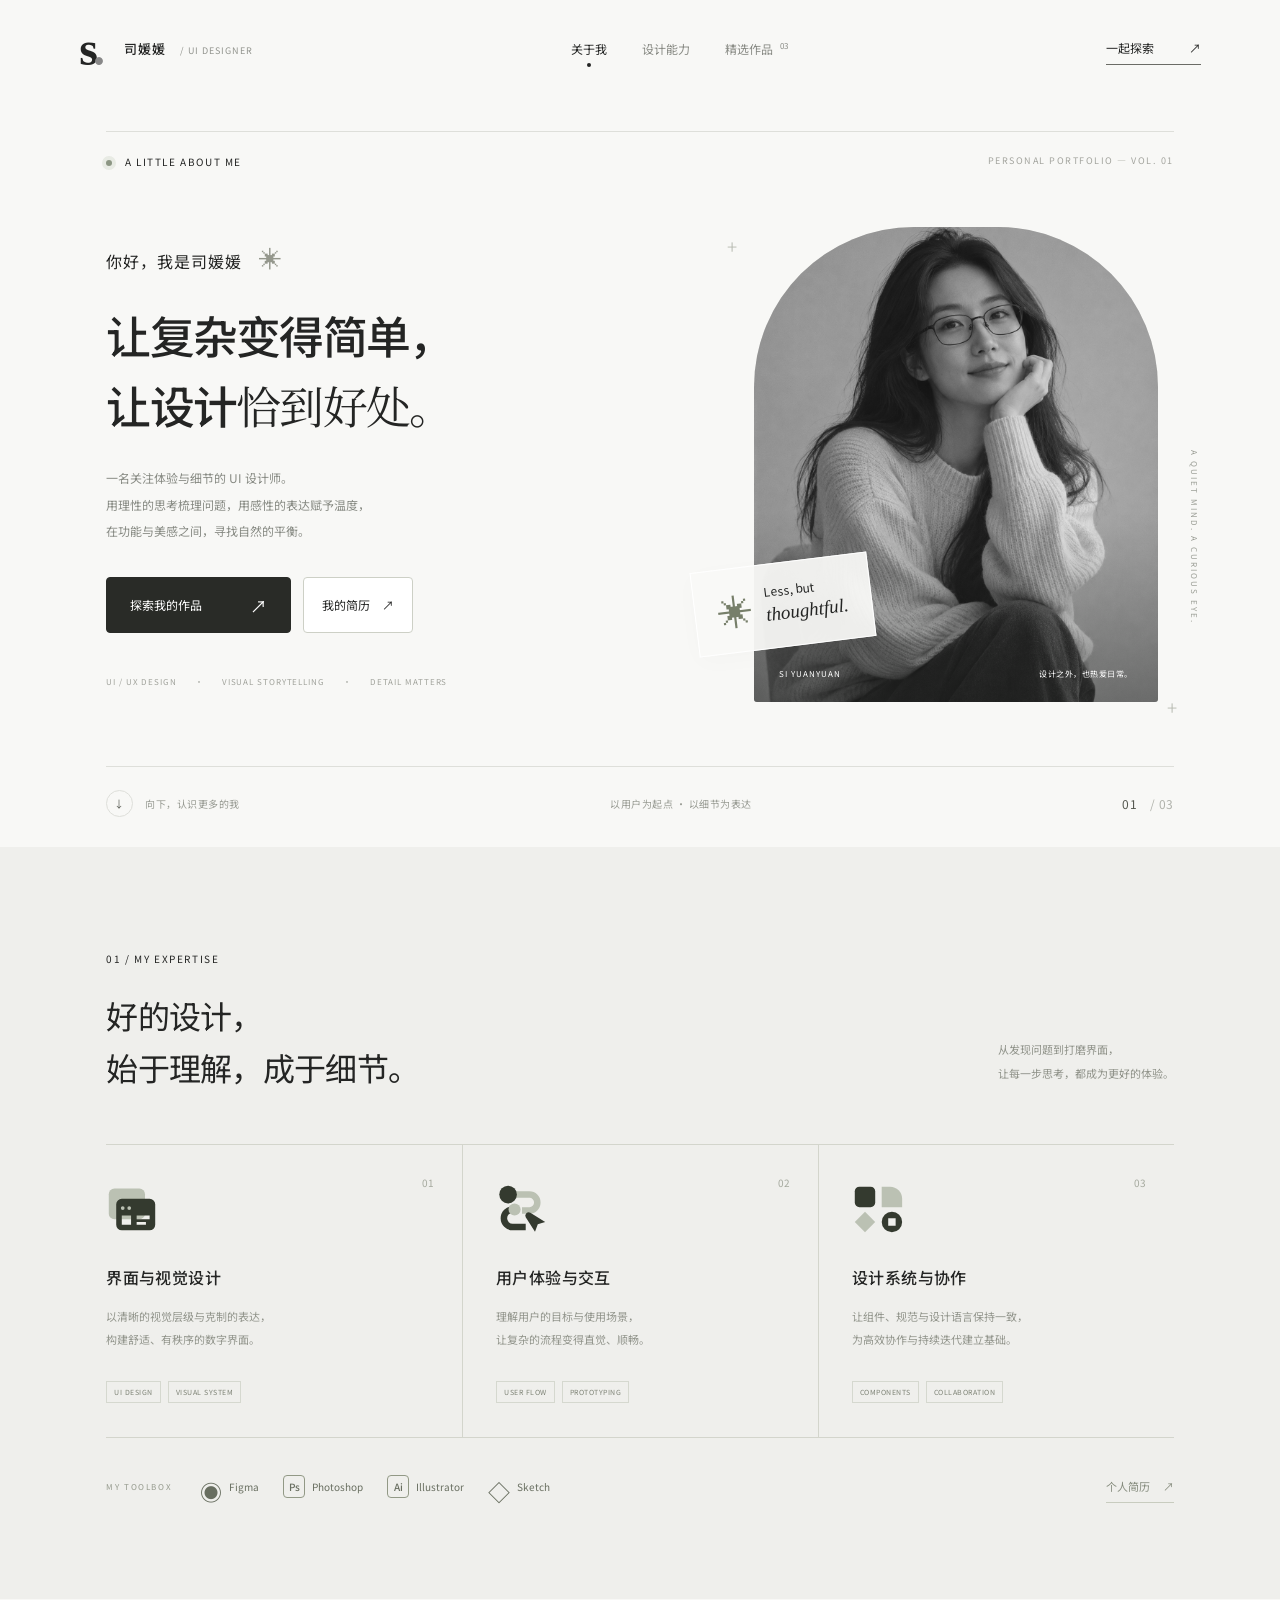
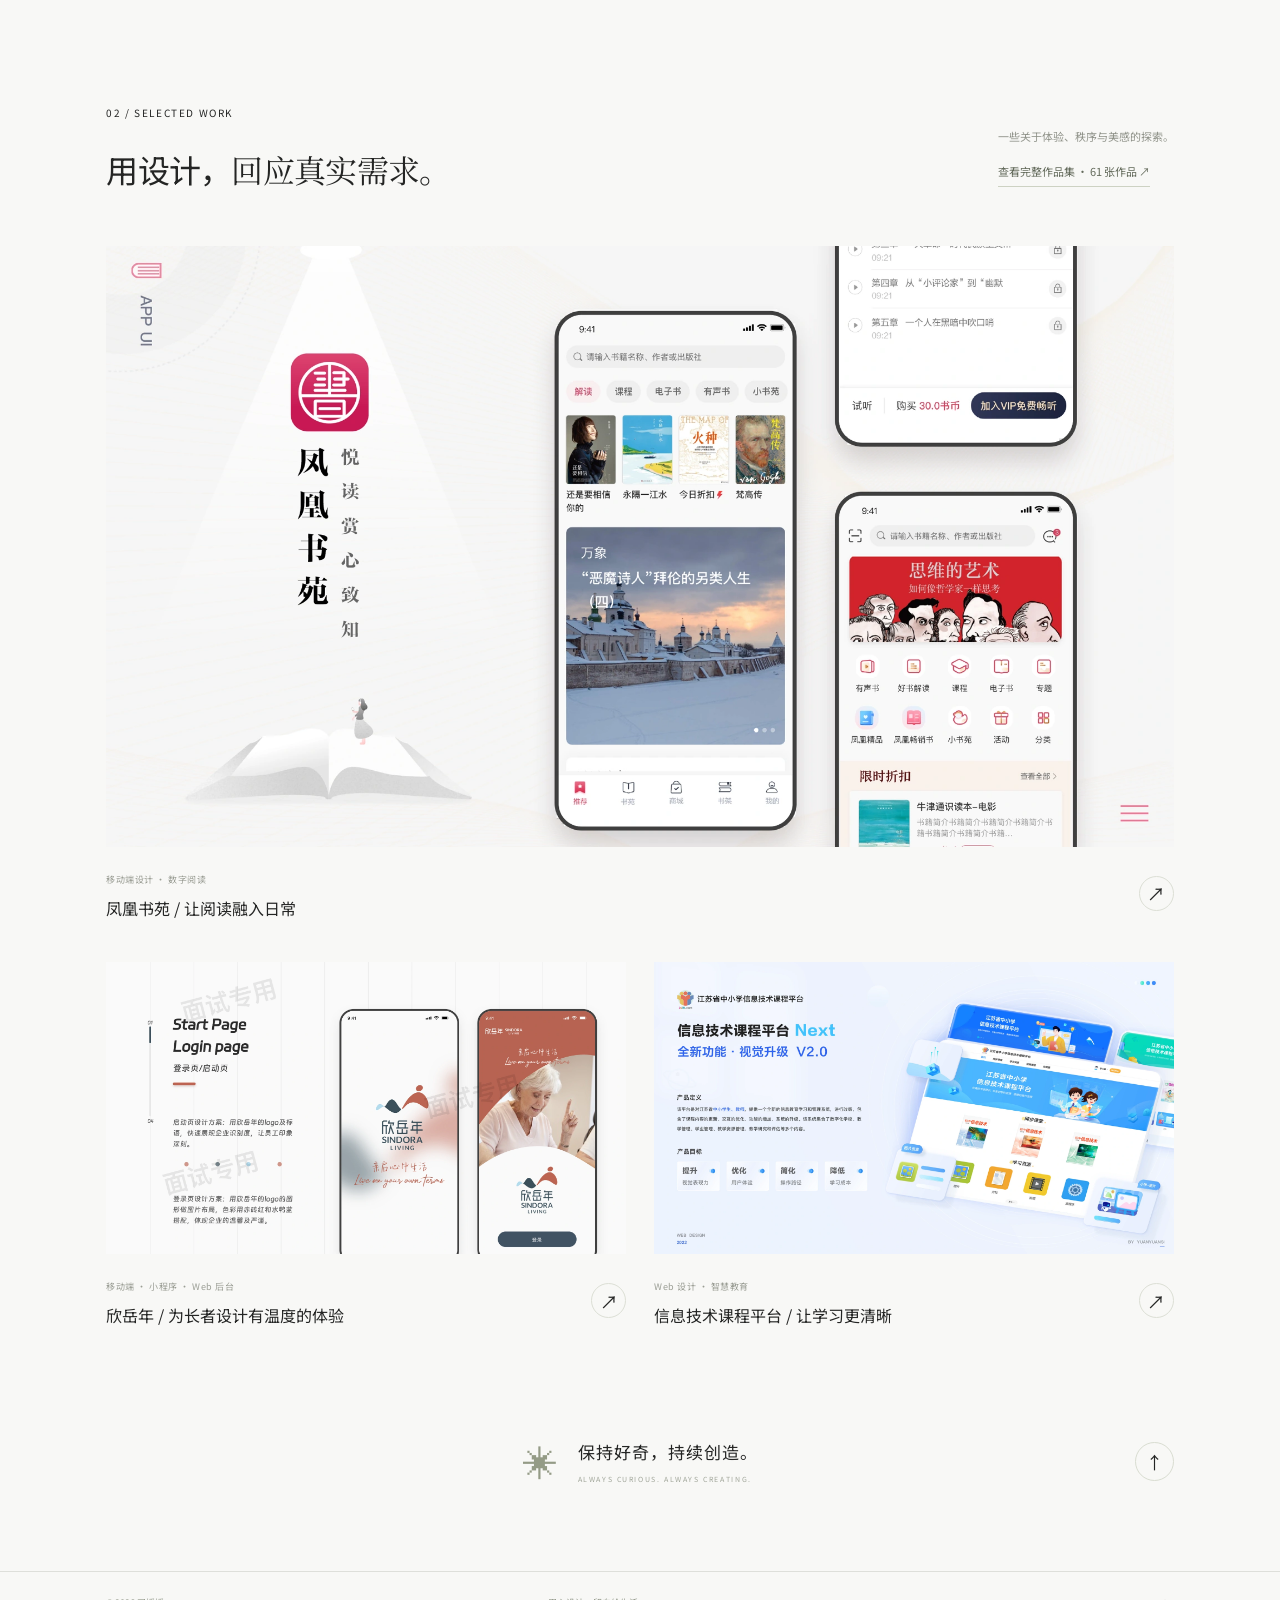
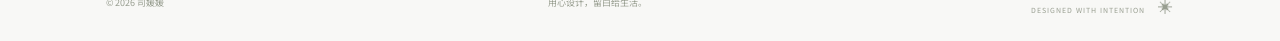
<file: index.html>
<!DOCTYPE html>
<html lang="zh-CN"><head><meta charset="UTF-8"><meta name="viewport" content="width=device-width, initial-scale=1"><meta name="description" content="司媛媛的个人设计空间。关注体验，也在意每一处细节。探索 UI 设计、交互思考与视觉表达。"><meta name="theme-color" content="#f7f7f5"><title>司媛媛 — UI Designer</title><link rel="stylesheet" href="style.css"><script src="app.js" defer></script></head>
<body><header class="header"><a class="brand" href="#home" aria-label="司媛媛 首页">s<span class="brand-dot">.</span><span class="brand-name">司媛媛 <i>/ UI DESIGNER</i></span></a><nav aria-label="主导航"><a href="#home" class="active">关于我</a><a href="#expertise">设计能力</a><a href="#work">精选作品 <sup>03</sup></a></nav><a href="#work" class="nav-cta">一起探索 <span>↗</span></a></header>
<main><section id="home" class="hero section"><div class="hero-top"><span class="eyebrow"><span class="status-dot"></span> A LITTLE ABOUT ME</span><span class="edition">PERSONAL PORTFOLIO — VOL. 01</span></div><div class="hero-grid"><div class="hero-copy"><p class="hello">你好，我是司媛媛 <span class="hello-mark">✳</span></p><h1>让复杂变得简单，<br>让设计<span class="serif">恰到好处。</span></h1><p class="hero-description">一名关注体验与细节的 UI 设计师。<br>用理性的思考梳理问题，用感性的表达赋予温度，<br>在功能与美感之间，寻找自然的平衡。</p><div class="hero-actions"><a class="primary-button" href="portfolio.html">探索我的作品 <span>↗</span></a><a class="hero-resume-button" href="resume.html">我的简历 <span aria-hidden="true">↗</span></a></div><div class="hero-tags"><span>UI / UX DESIGN</span><span>VISUAL STORYTELLING</span><span>DETAIL MATTERS</span></div></div><div class="portrait-wrap"><div class="portrait-cross cross-one">+</div><div class="portrait-cross cross-two">+</div><div class="portrait-frame"><img src="assets/portrait.png" alt="生成的个人形象：长发、戴眼镜的文静女生" width="1024" height="1280" fetchpriority="high"><div class="portrait-caption"><span>SI YUANYUAN</span><span>设计之外，也热爱日常。</span></div></div><div class="portrait-note"><span class="note-star">✳</span><span>Less, but<br><em>thoughtful.</em></span></div><span class="portrait-side">A QUIET MIND. A CURIOUS EYE.</span></div></div><div class="hero-bottom"><a href="#expertise" class="scroll-cue"><span>↓</span> 向下，认识更多的我</a><span>以用户为起点 · 以细节为表达</span><span class="section-counter">01 <i>/ 03</i></span></div></section>
<section id="expertise" class="expertise section"><div class="section-heading"><div><span class="eyebrow">01 / MY EXPERTISE</span><h2>好的设计，<br>始于理解，成于细节。</h2></div><p class="section-intro">从发现问题到打磨界面，<br>让每一步思考，都成为更好的体验。</p></div><div class="skills-grid"><article class="skill"><span class="skill-num">01</span><div class="skill-icon skill-icon-solid"><svg viewBox="0 0 56 56" fill="none" aria-hidden="true"><rect x="3" y="6" width="39" height="33" rx="6" fill="#BBC1B3"/><path fill-rule="evenodd" clip-rule="evenodd" d="M17 17a6 6 0 0 0-6 6v22a6 6 0 0 0 6 6h30a6 6 0 0 0 6-6V23a6 6 0 0 0-6-6H17Zm1 8a2 2 0 1 0 0 4 2 2 0 0 0 0-4Zm7 0a2 2 0 1 0 0 4 2 2 0 0 0 0-4Zm-8 10v10h10V35H17Zm16 0v4h14v-4H33Zm0 7v3h10v-3H33Z" fill="#343A2F"/></svg></div><h3>界面与视觉设计</h3><p>以清晰的视觉层级与克制的表达，<br>构建舒适、有秩序的数字界面。</p><div class="skill-tags"><span>UI DESIGN</span><span>VISUAL SYSTEM</span></div></article><article class="skill"><span class="skill-num">02</span><div class="skill-icon skill-icon-solid"><svg viewBox="0 0 56 56" fill="none" aria-hidden="true"><path d="M17 9h19a12 12 0 0 1 0 24h-8v-7h8a5 5 0 0 0 0-10H17V9Z" fill="#BBC1B3"/><circle cx="13" cy="12.5" r="9.5" fill="#343A2F"/><path d="M19 25h-1A13 13 0 0 0 5 38a13 13 0 0 0 13 13h14v-7H18a6 6 0 0 1-6-6 6 6 0 0 1 6-6h1v-7Z" fill="#343A2F"/><path d="m37 32 16 10-8 2.5-3 8L32 37a3.7 3.7 0 0 1 5-5Z" fill="#343A2F"/><circle cx="20" cy="28.5" r="6.5" fill="#BBC1B3"/></svg></div><h3>用户体验与交互</h3><p>理解用户的目标与使用场景，<br>让复杂的流程变得直觉、顺畅。</p><div class="skill-tags"><span>USER FLOW</span><span>PROTOTYPING</span></div></article><article class="skill"><span class="skill-num">03</span><div class="skill-icon skill-icon-solid"><svg viewBox="0 0 56 56" fill="none" aria-hidden="true"><rect x="3" y="4" width="22" height="22" rx="5" fill="#343A2F"/><path d="M32 4h9a13 13 0 0 1 13 13v9H32V4Z" fill="#BBC1B3"/><path d="m14 31 11 11-11 11L3 42l11-11Z" fill="#BBC1B3"/><path fill-rule="evenodd" clip-rule="evenodd" d="M43 31a11 11 0 1 0 0 22 11 11 0 0 0 0-22Zm-4 7h8v8h-8v-8Z" fill="#343A2F"/></svg></div><h3>设计系统与协作</h3><p>让组件、规范与设计语言保持一致，<br>为高效协作与持续迭代建立基础。</p><div class="skill-tags"><span>COMPONENTS</span><span>COLLABORATION</span></div></article></div><div class="expertise-bottom"><div class="toolbox"><span class="small-label">MY TOOLBOX</span><span class="tool"><b class="figma-logo">◉</b> Figma</span><span class="tool"><b>Ps</b> Photoshop</span><span class="tool"><b>Ai</b> Illustrator</span><span class="tool"><b class="sketch-logo">◇</b> Sketch</span></div><a class="resume-button" href="resume.html">个人简历 <span>↗</span></a></div></section>
<section id="work" class="work section"><div class="section-heading"><div><span class="eyebrow">02 / SELECTED WORK</span><h2>用设计，<span class="serif">回应真实需求。</span></h2></div><p class="section-intro">一些关于体验、秩序与美感的探索。<br><a class="all-work-link" href="portfolio.html">查看完整作品集 · 61 张作品 ↗</a></p></div><div class="projects"><a class="project actual-project project-wide" href="portfolio.html#book" aria-label="查看凤凰书苑项目"><div class="project-art"><img src="assets/portfolio/10.webp" width="1920" height="1080" loading="lazy" alt="凤凰书苑项目第一页"></div><div class="project-caption"><div><span class="project-type">移动端设计 · 数字阅读</span><h3>凤凰书苑 / 让阅读融入日常</h3></div><span class="project-arrow">↗</span></div></a><a class="project actual-project project-page-preview" href="portfolio.html#sindora" aria-label="查看欣岳年项目"><div class="project-art"><img src="assets/portfolio/05.webp" width="1920" height="7183" loading="lazy" alt="欣岳年项目第三页"></div><div class="project-caption"><div><span class="project-type">移动端 · 小程序 · Web 后台</span><h3>欣岳年 / 为长者设计有温度的体验</h3></div><span class="project-arrow">↗</span></div></a><a class="project actual-project " href="portfolio.html#information" aria-label="查看信息技术课程平台 / 让学习更清晰"><div class="project-art"><img src="assets/portfolio/33.webp" width="1920" height="1080" loading="lazy" alt="信息技术课程平台 / 让学习更清晰项目作品封面"></div><div class="project-caption"><div><span class="project-type">Web 设计 · 智慧教育</span><h3>信息技术课程平台 / 让学习更清晰</h3></div><span class="project-arrow">↗</span></div></a></div><div class="work-end"><span class="end-star">✳</span><p>保持好奇，持续创造。<small>ALWAYS CURIOUS. ALWAYS CREATING.</small></p><a href="#home" aria-label="返回顶部">↑</a></div></section></main><footer><span>© <span id="year">2026</span> 司媛媛</span><span>用心设计，留白给生活。</span><span>DESIGNED WITH INTENTION <span class="footer-star">✳</span></span></footer>
<dialog id="project-dialog"><div class="dialog-top"><span class="eyebrow">PROJECT PREVIEW</span><button class="close-dialog" aria-label="关闭项目详情">×</button></div><div id="dialog-art"></div><span class="dialog-label">概念展示 / 非真实项目经历</span><h2 id="dialog-title"></h2><p id="dialog-description"></p><div id="dialog-tags"></div><div class="dialog-notice">此处已预留项目详情结构，后续可替换为你的真实项目介绍、设计过程与最终成果。</div><button class="dialog-done">返回作品集 ↗</button></dialog></body></html>
</file>
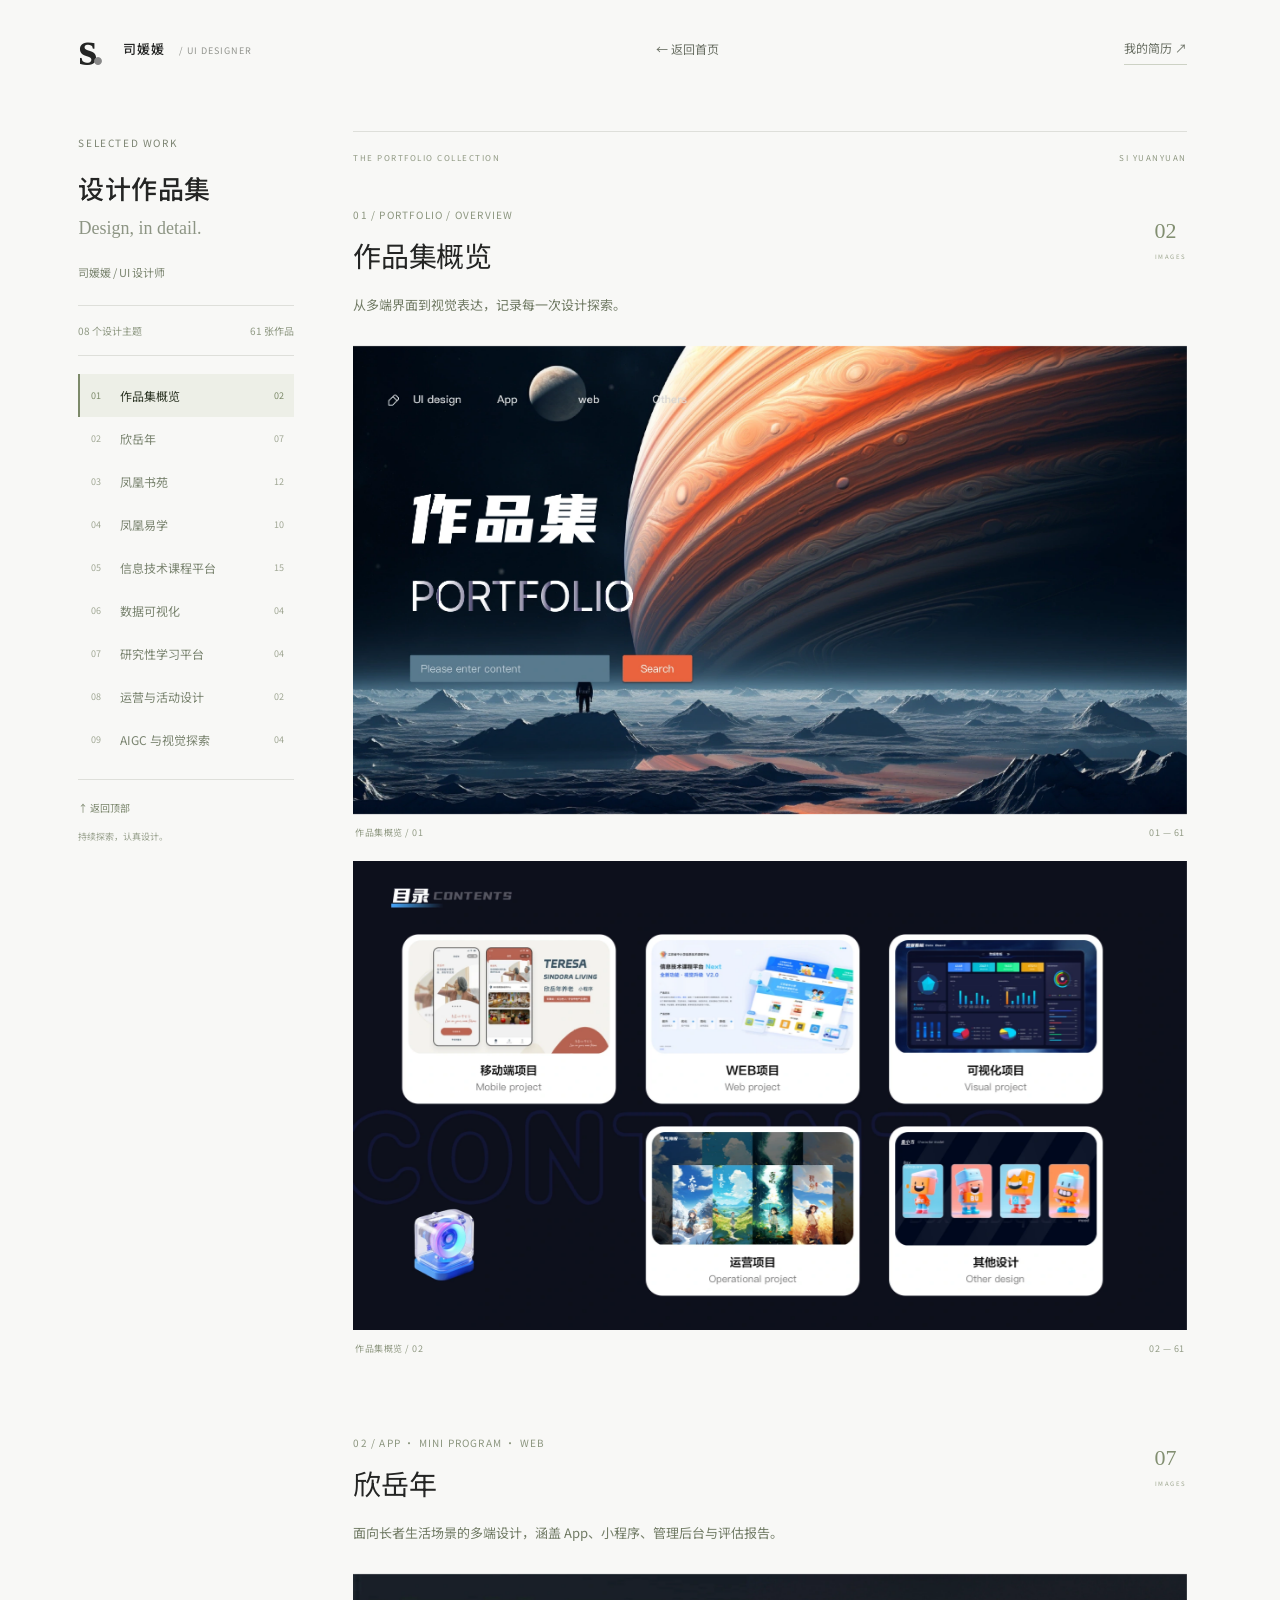
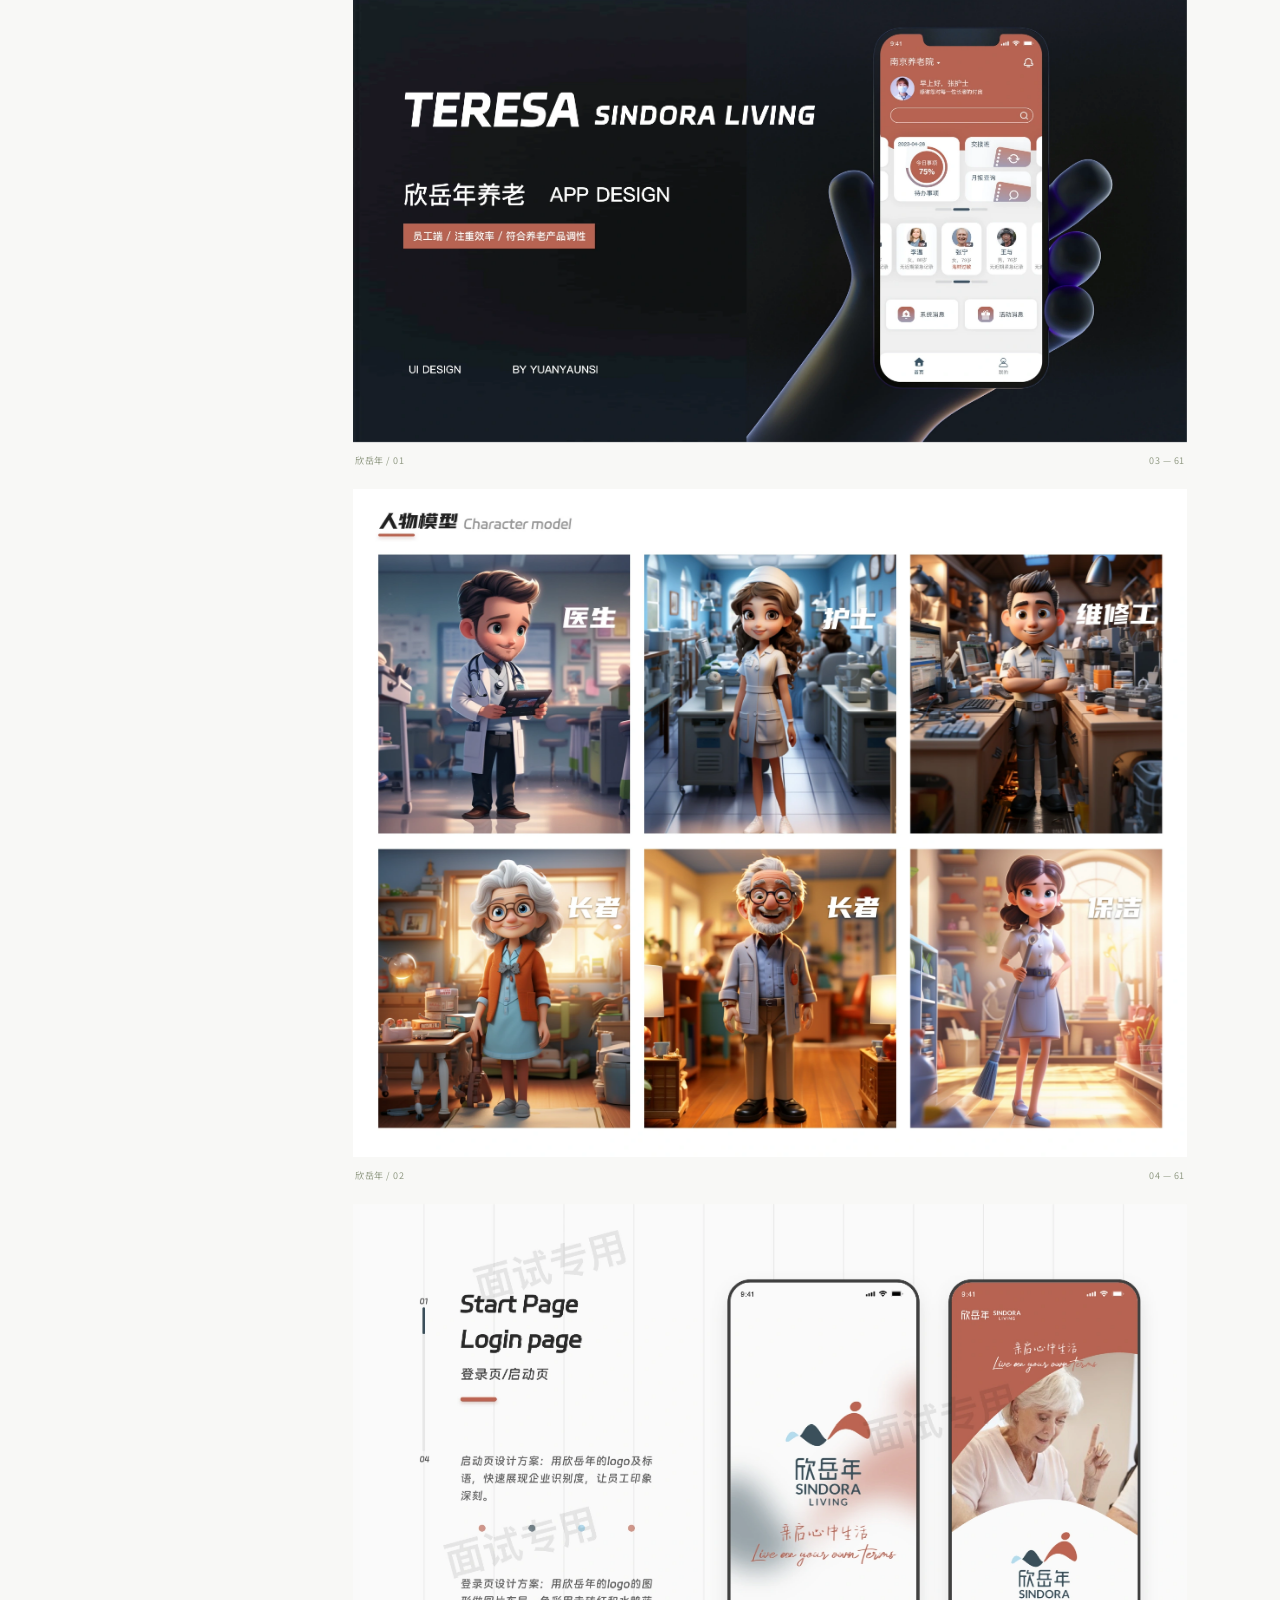
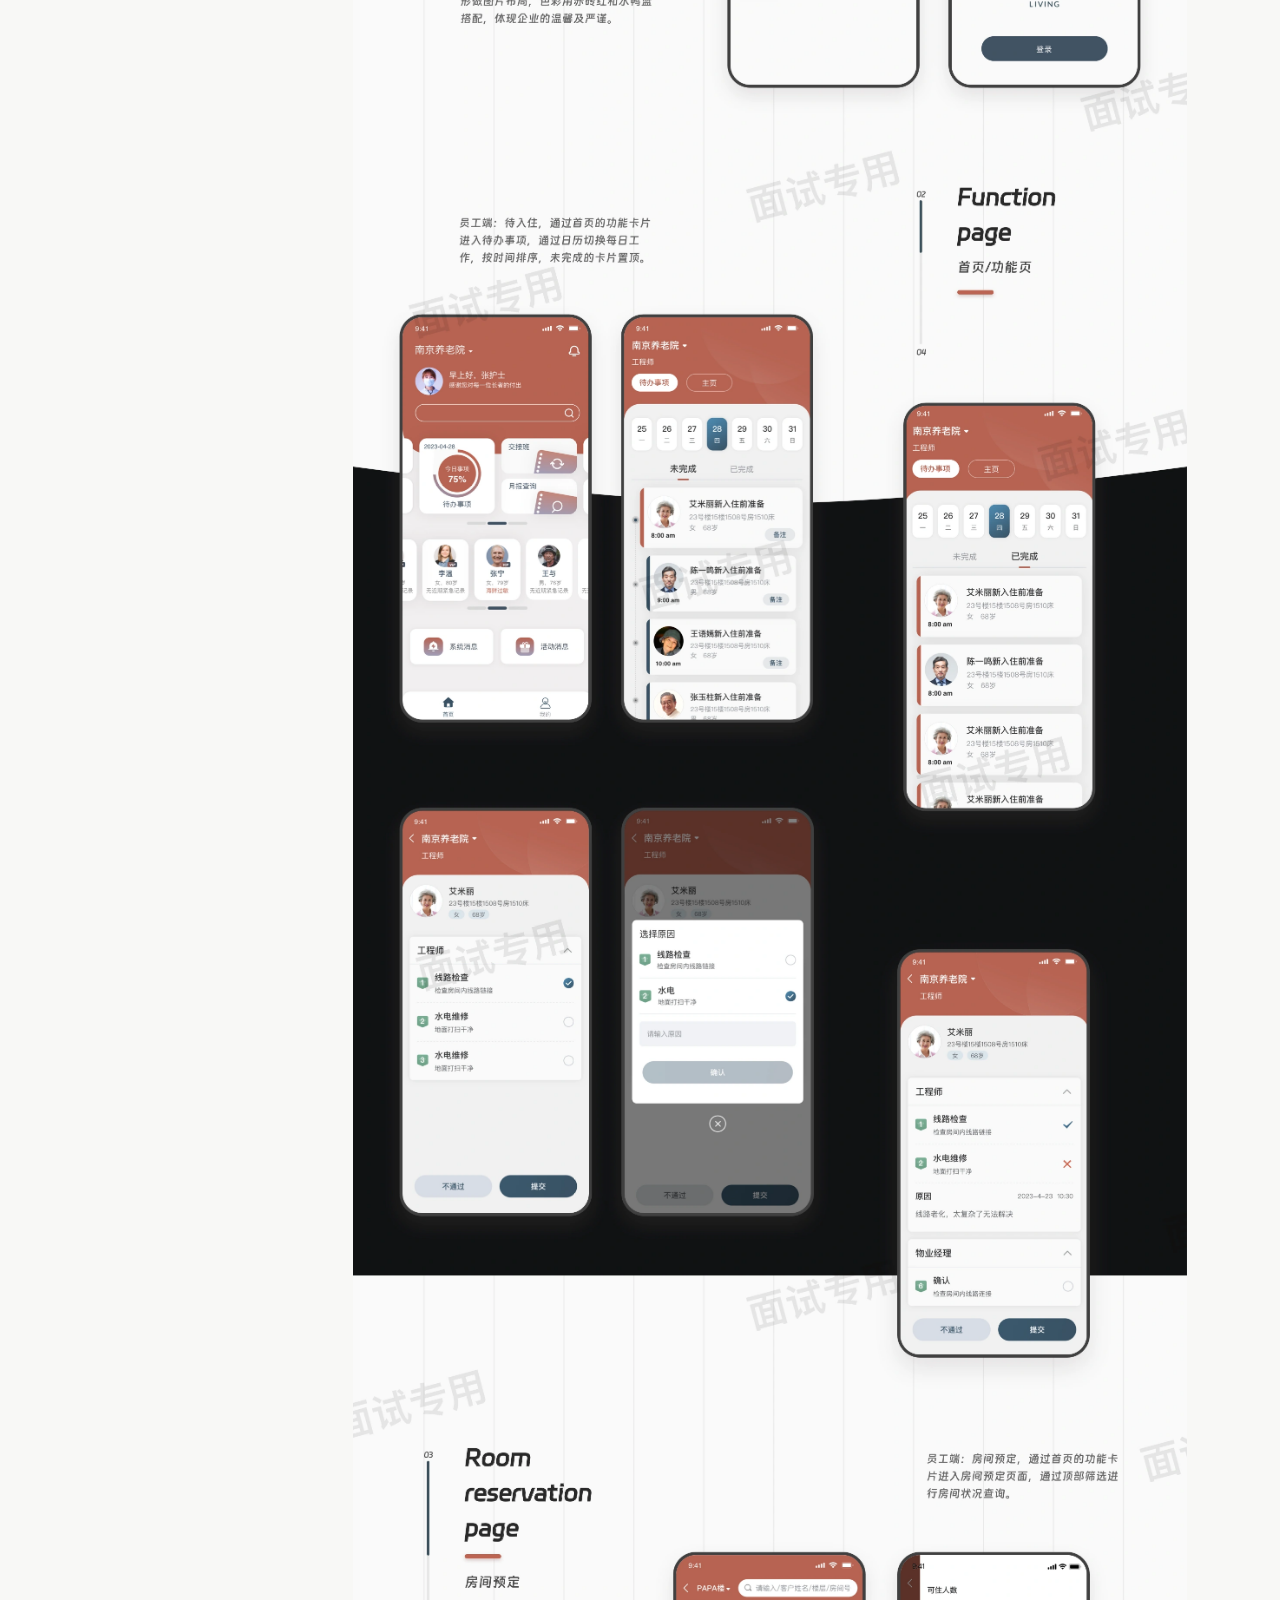
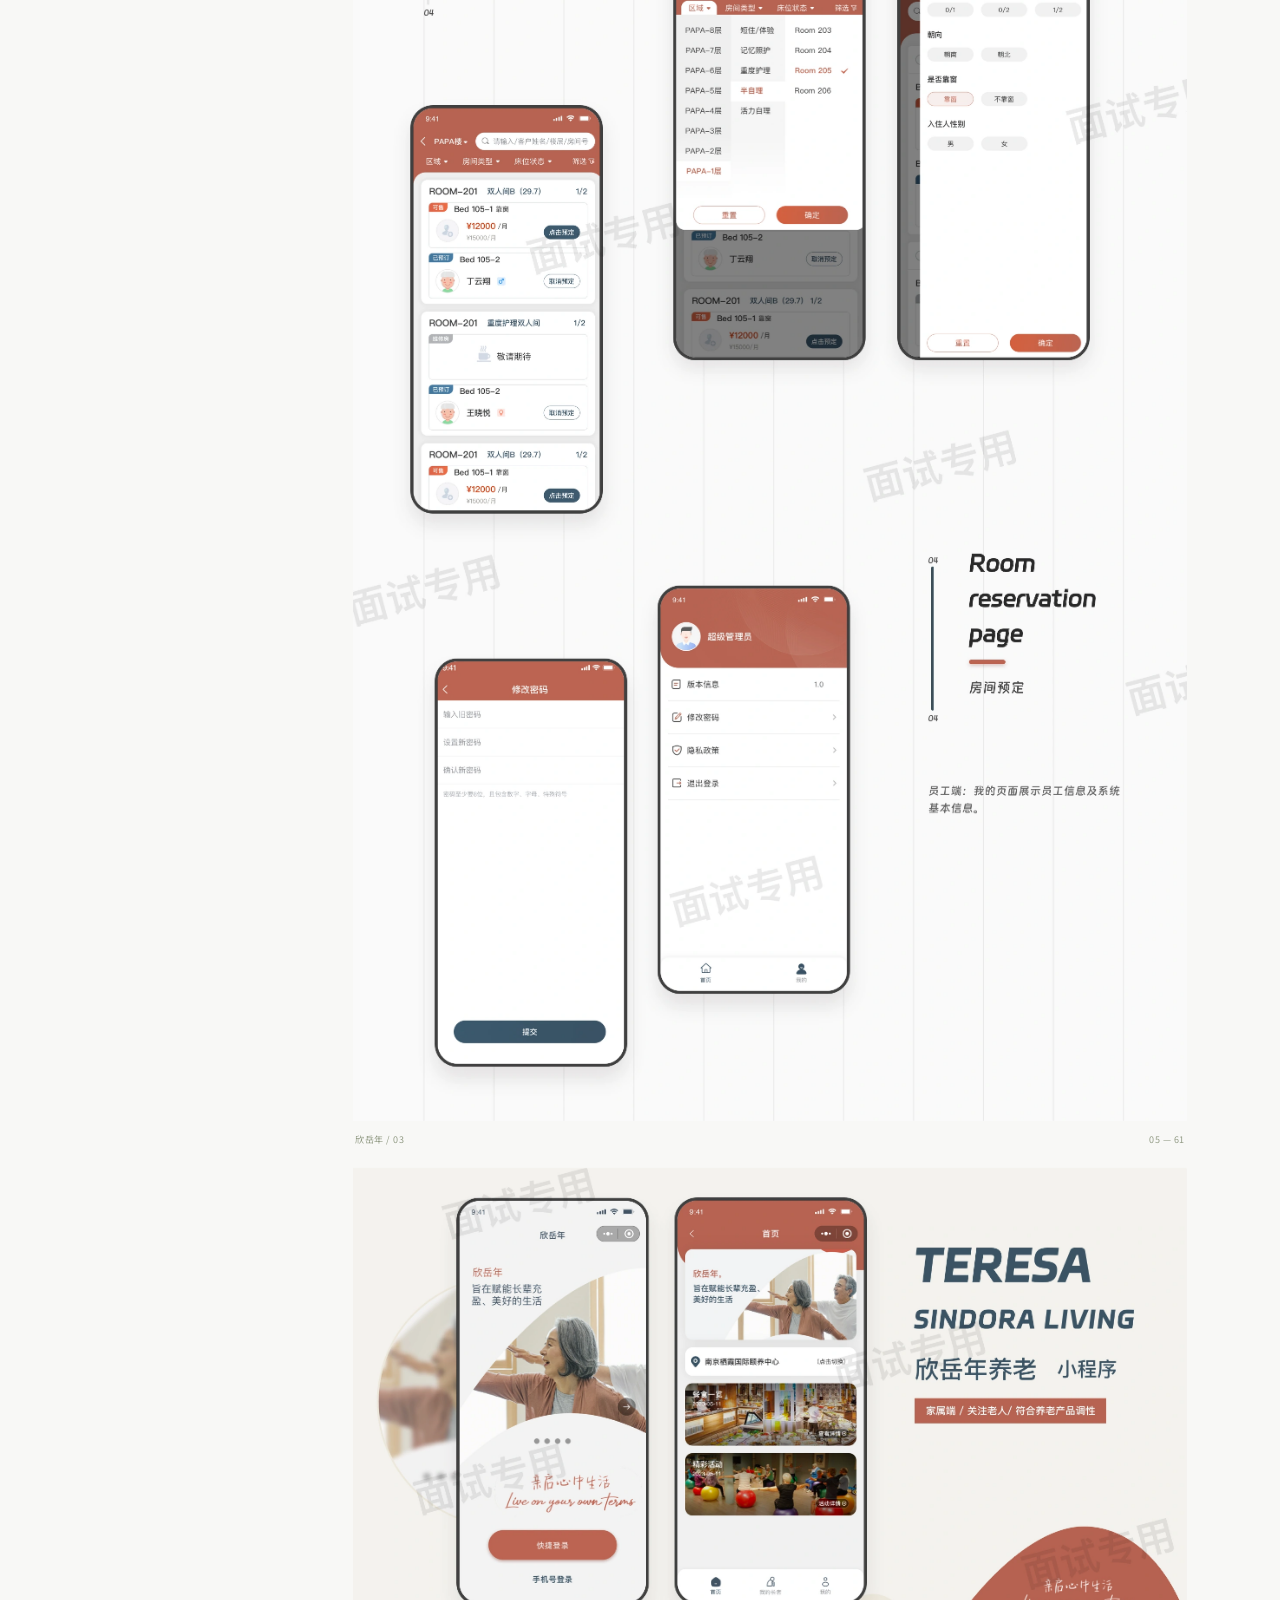
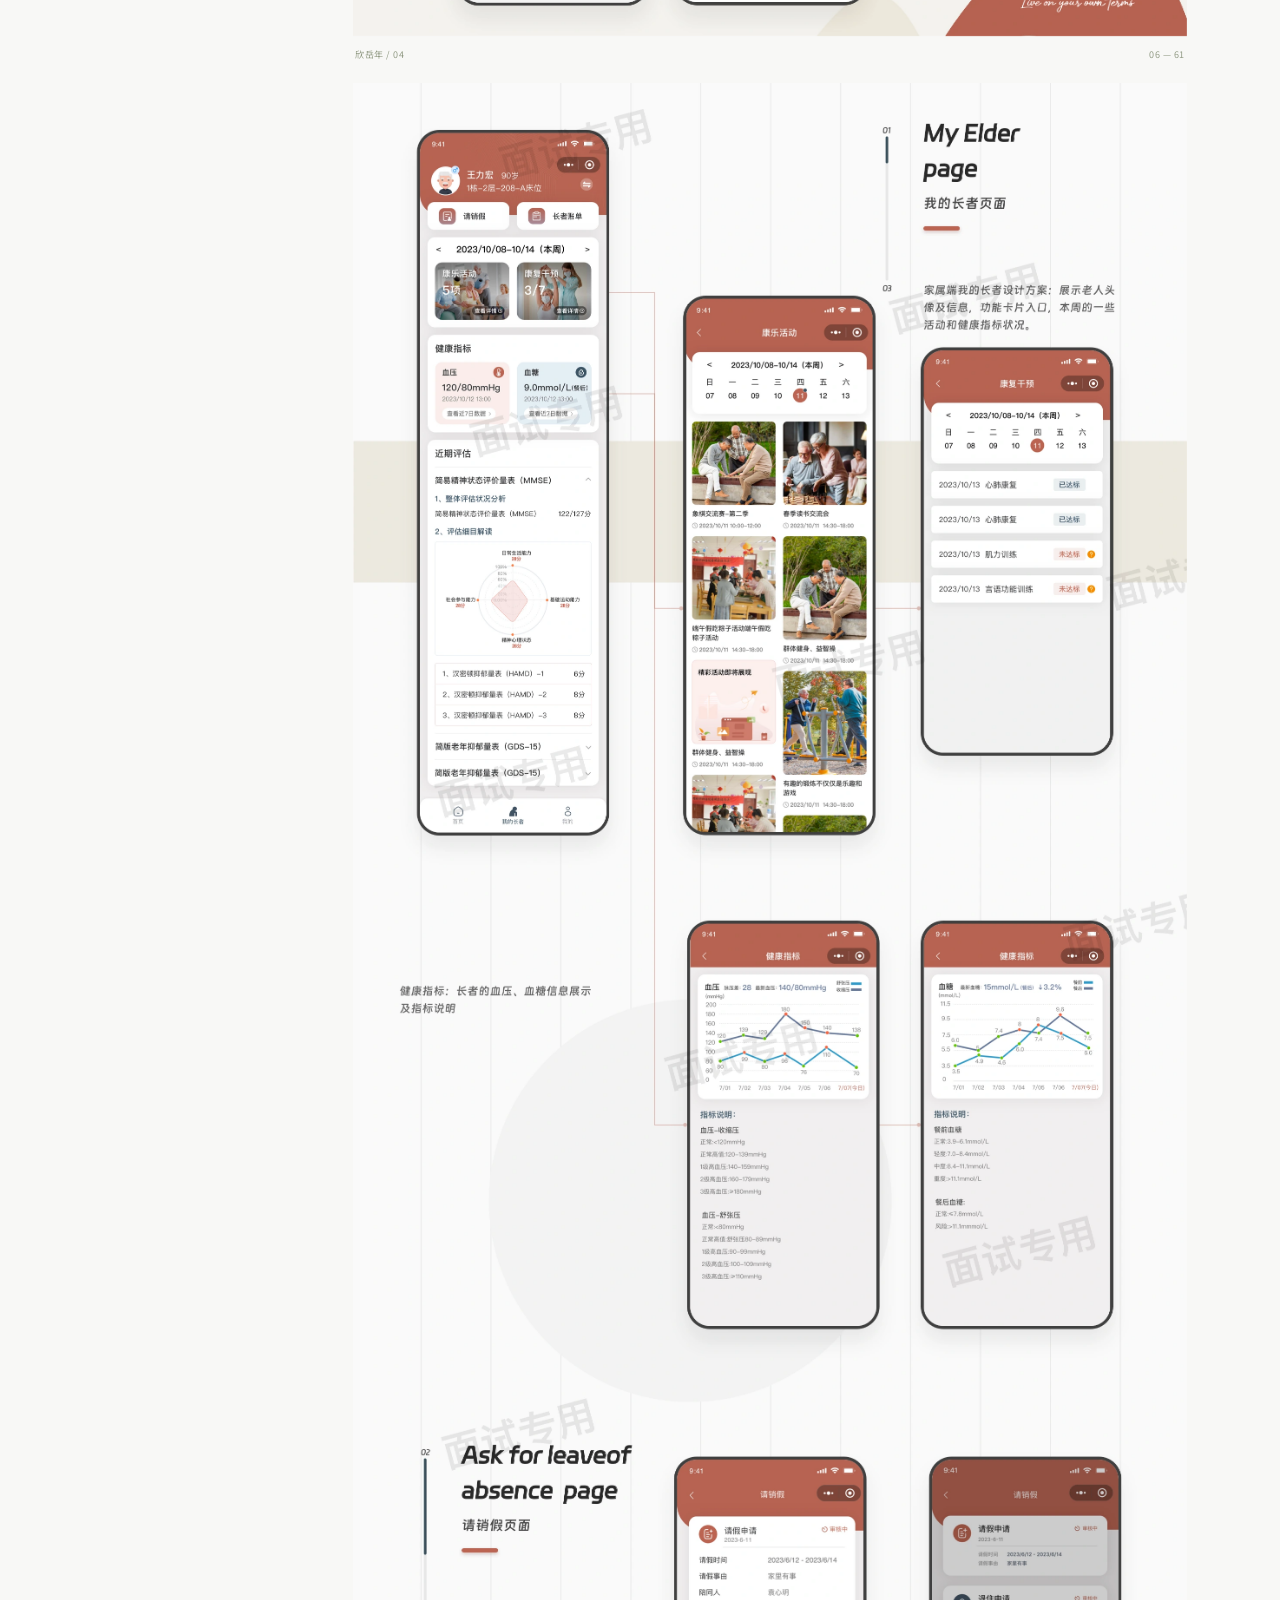
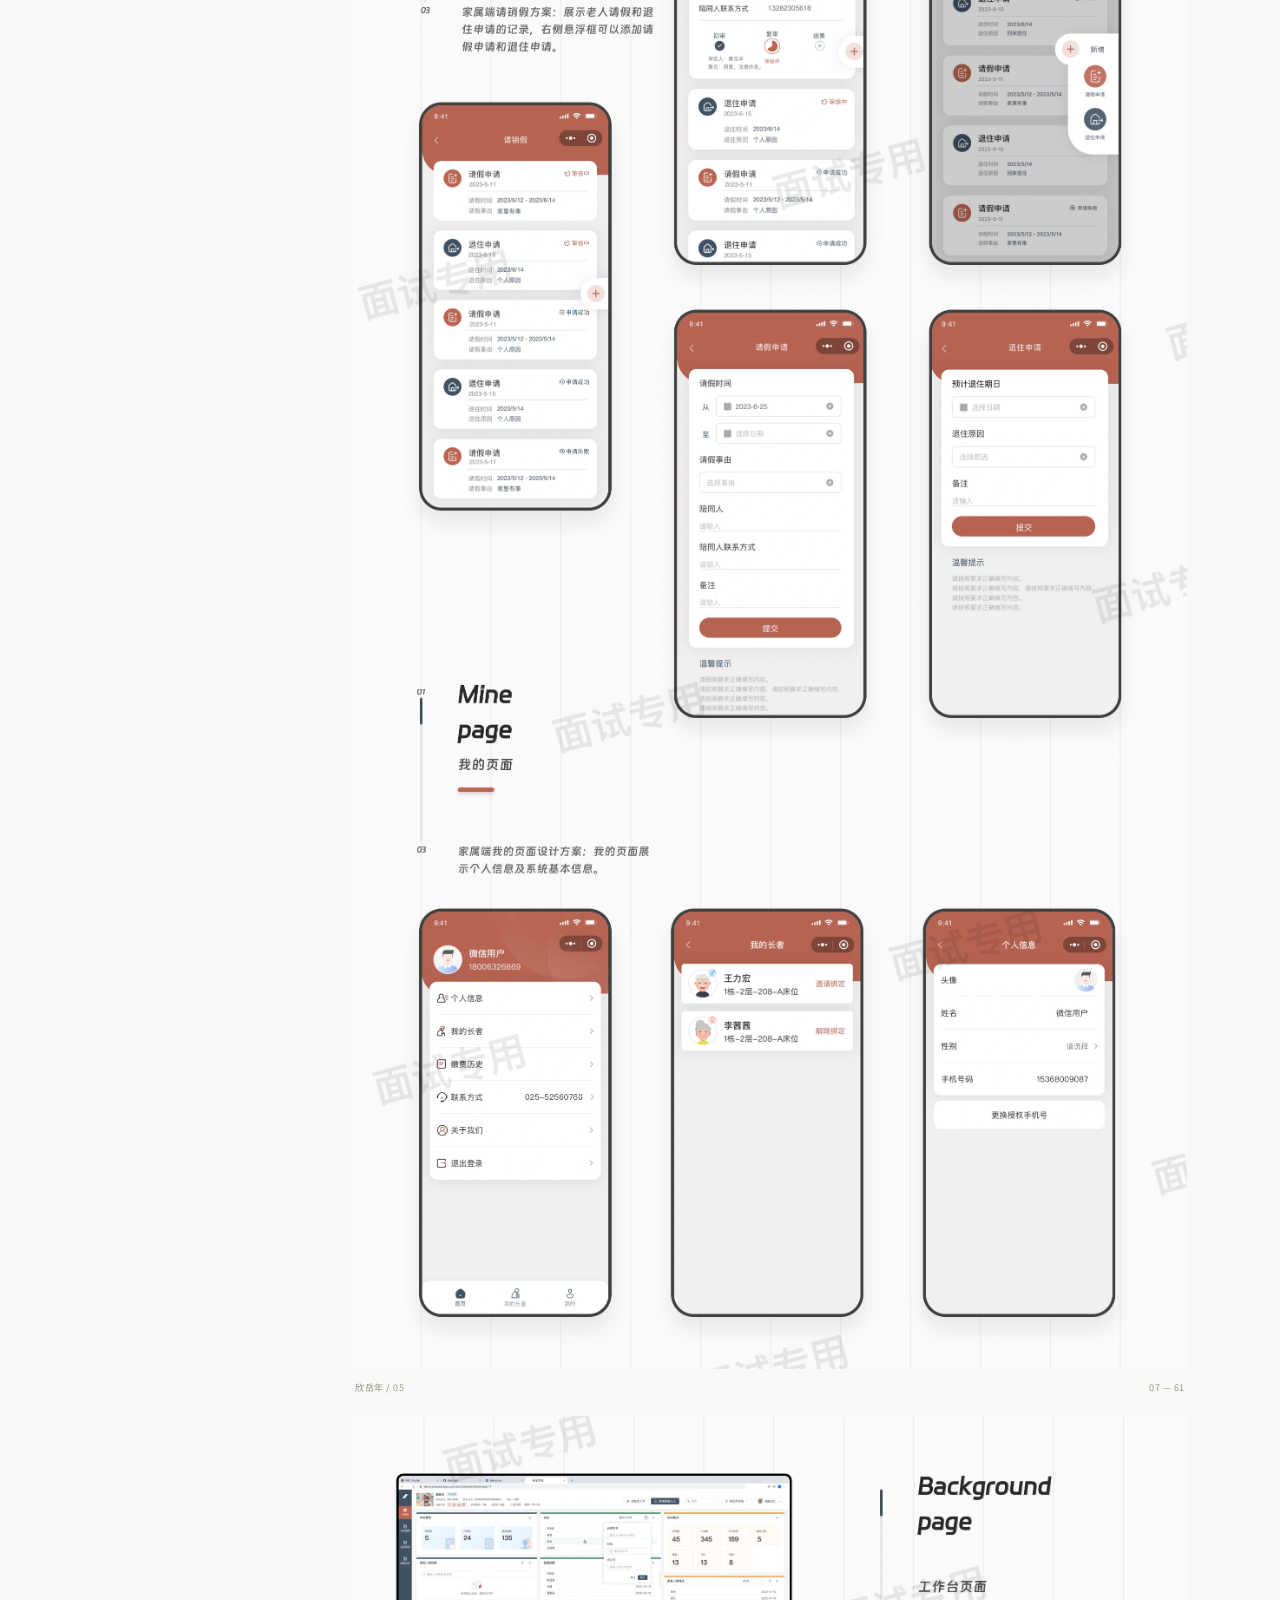
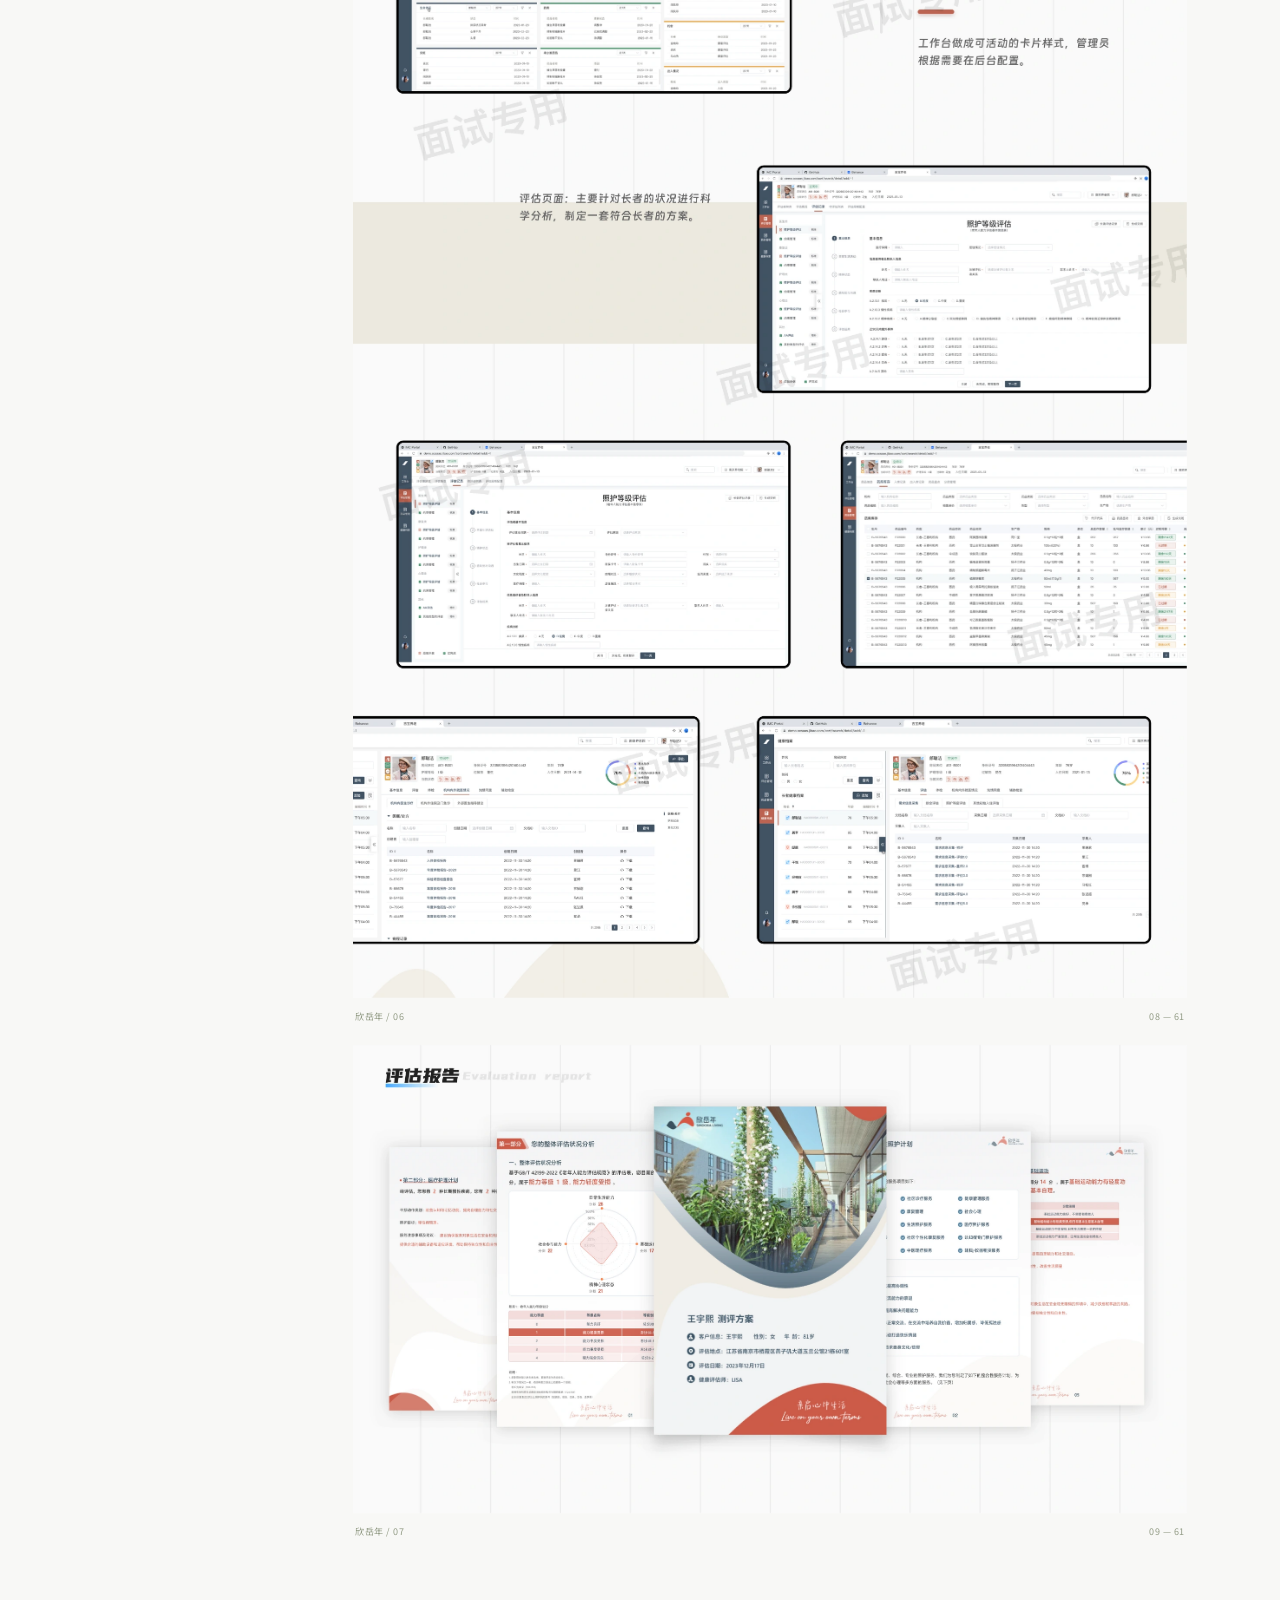
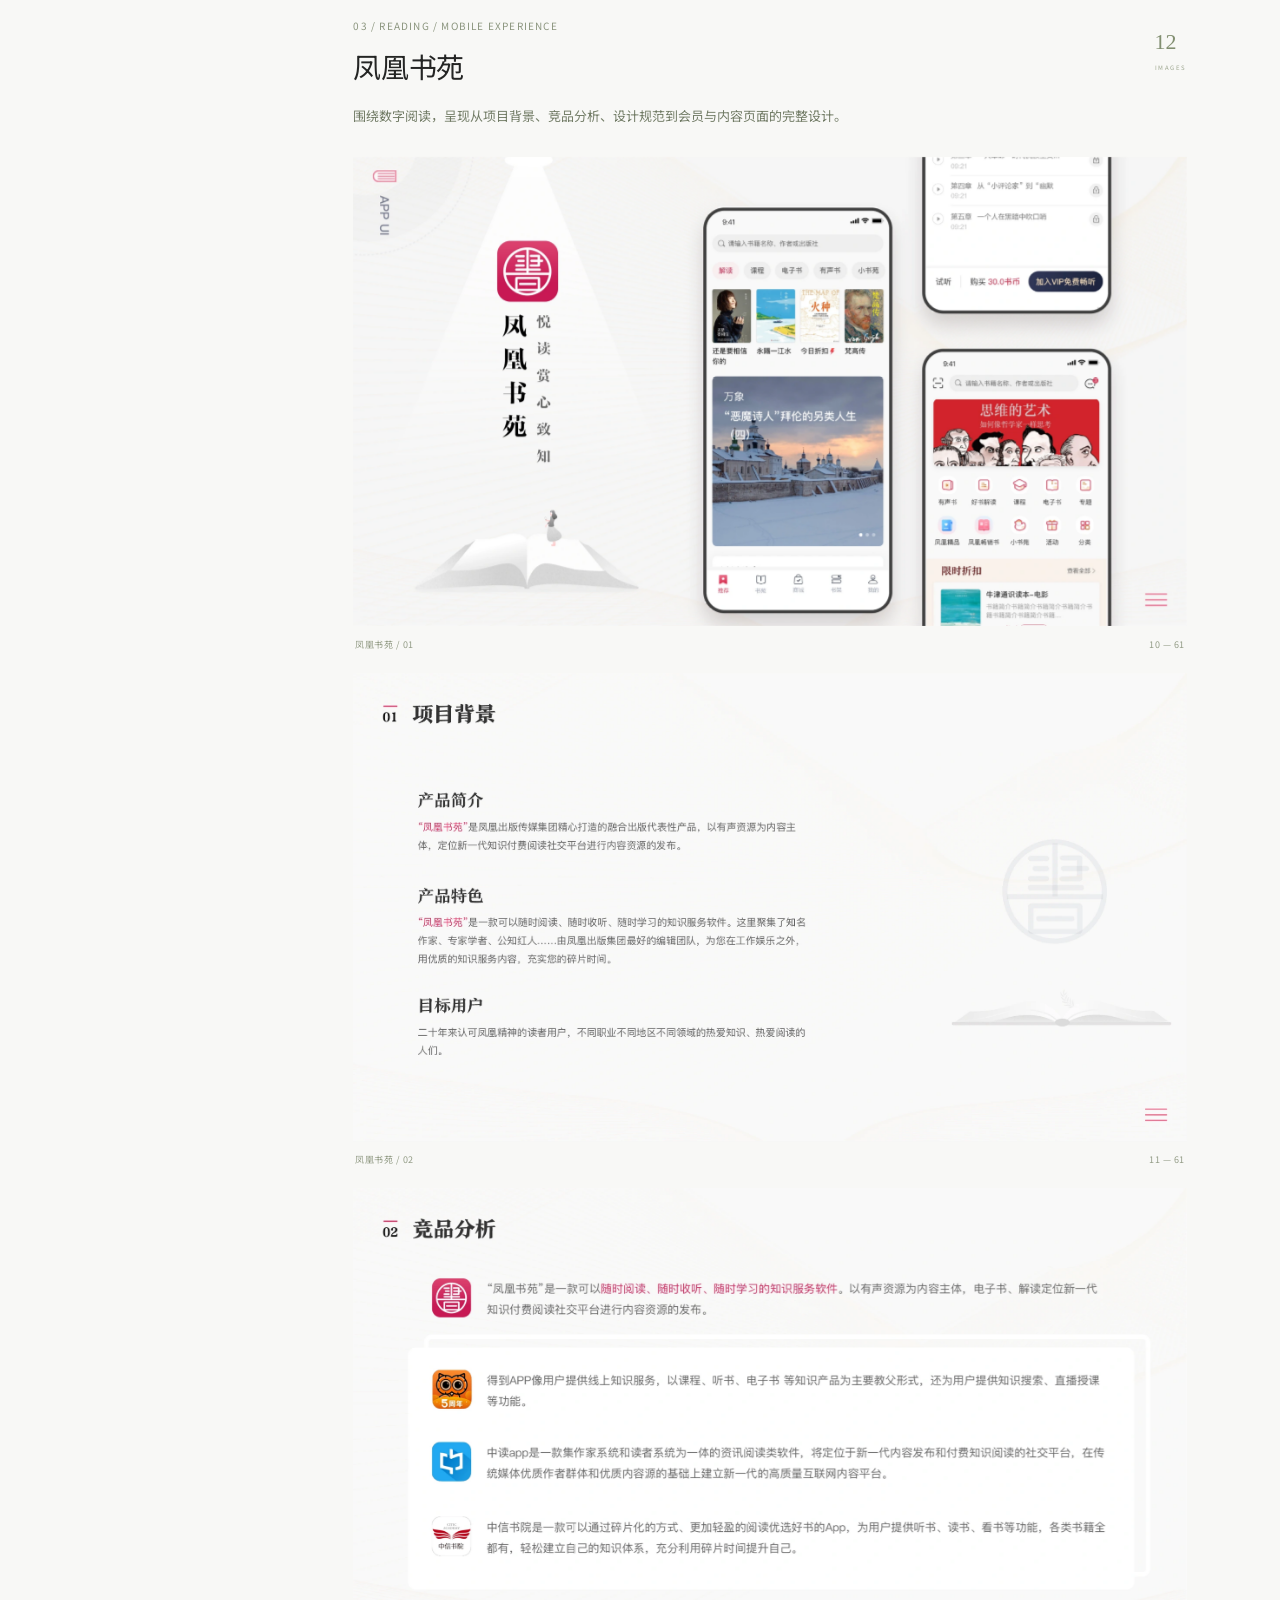
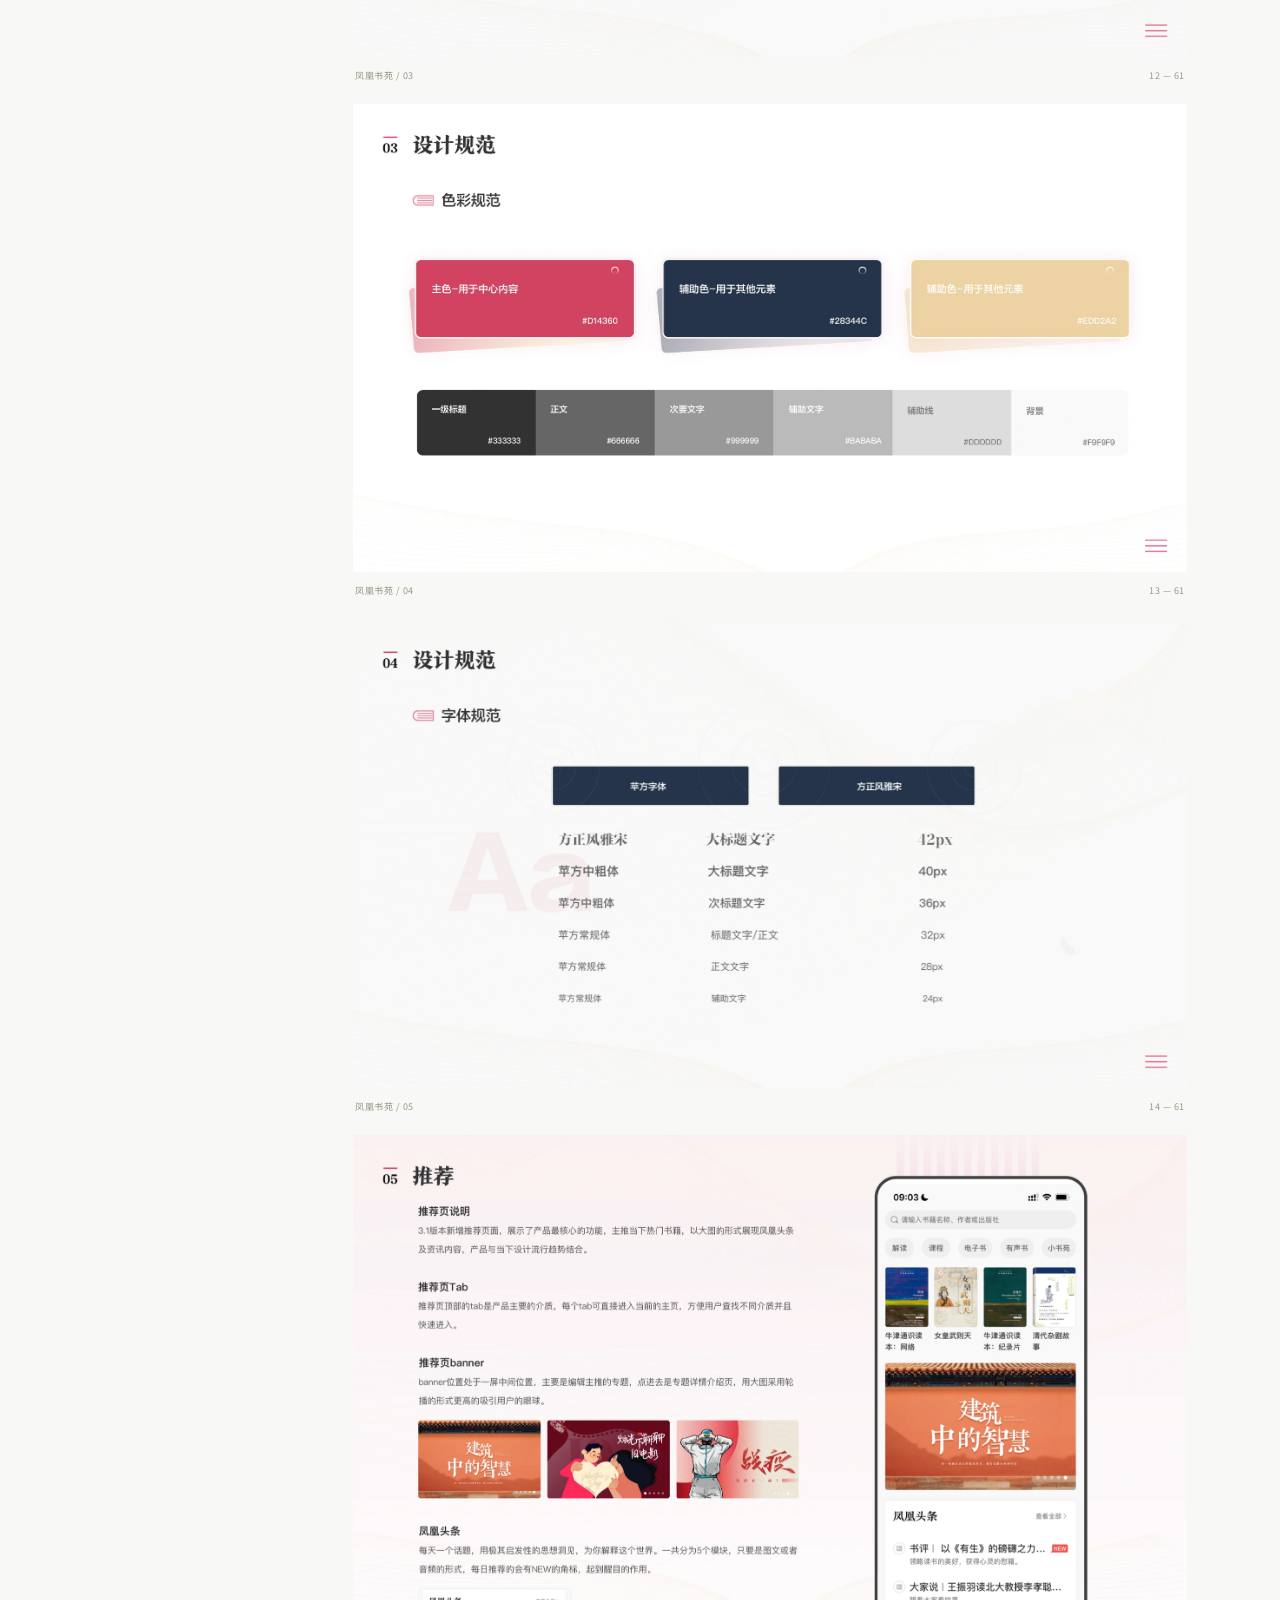
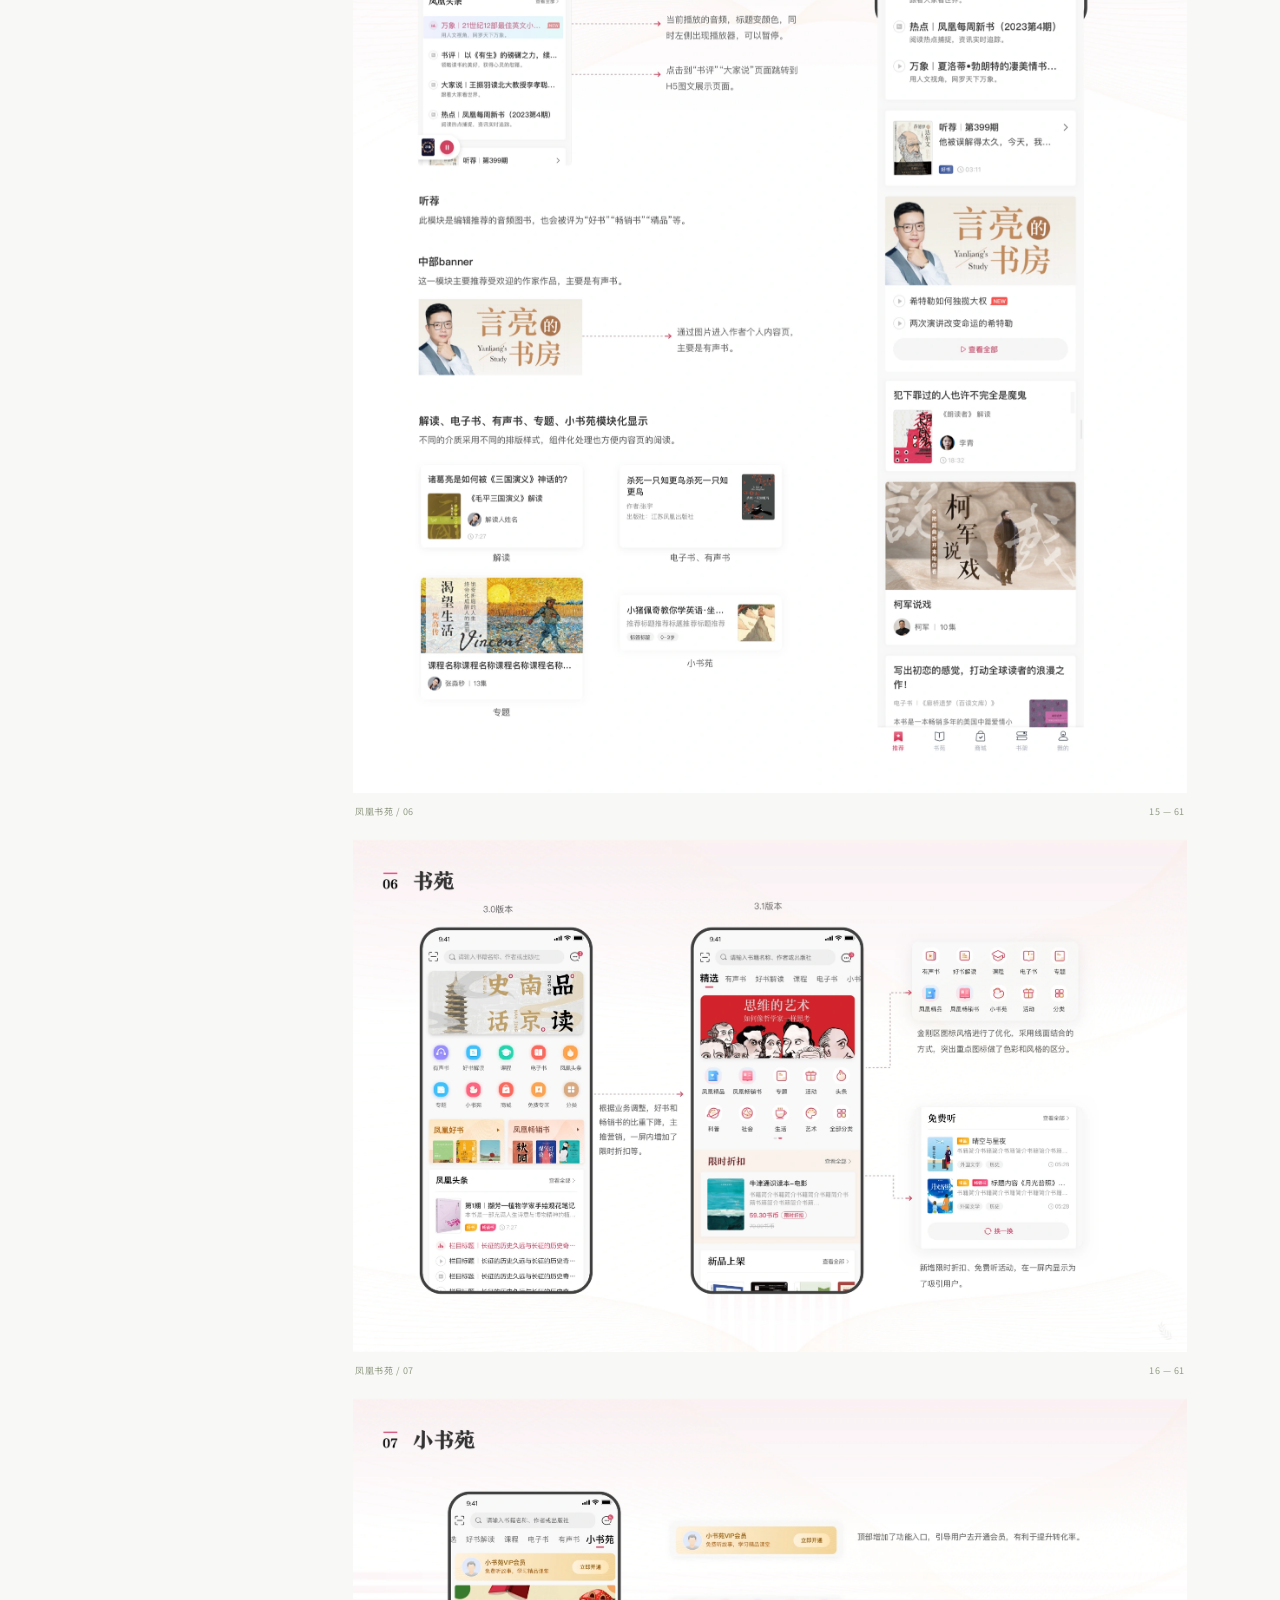
<file: portfolio.html>
<!DOCTYPE html><html lang="zh-CN"><head><meta charset="UTF-8"><meta name="viewport" content="width=device-width,initial-scale=1"><meta name="description" content="司媛媛的设计作品集：欣岳年、凤凰书苑、凤凰易学、信息技术课程平台、数据可视化与视觉探索。"><meta name="theme-color" content="#f8f8f6"><title>设计作品集 — 司媛媛 · UI 设计师</title><link rel="stylesheet" href="style.css"><link rel="stylesheet" href="portfolio.css"><script src="portfolio.js" defer></script></head><body class="portfolio-page" id="top"><header class="header"><a class="brand" href="/" aria-label="司媛媛个人网站首页">s<span class="brand-dot">.</span><span class="brand-name">司媛媛 <i>/ UI DESIGNER</i></span></a><a class="portfolio-back" href="/">← 返回首页</a><a class="portfolio-resume" href="resume.html">我的简历 ↗</a></header><main class="portfolio-shell"><aside class="portfolio-sidebar"><div class="portfolio-identity"><span class="eyebrow">SELECTED WORK</span><h1>设计作品集<span>Design, in detail.</span></h1><p>司媛媛 / UI 设计师</p></div><div class="portfolio-tally"><span>08 个设计主题</span><span>61 张作品</span></div><nav class="chapter-nav" aria-label="作品集项目锚点"><a href="#overview" class="chapter-link active"><span class="nav-index">01</span><span>作品集概览</span><small>02</small></a><a href="#sindora" class="chapter-link"><span class="nav-index">02</span><span>欣岳年</span><small>07</small></a><a href="#book" class="chapter-link"><span class="nav-index">03</span><span>凤凰书苑</span><small>12</small></a><a href="#learning" class="chapter-link"><span class="nav-index">04</span><span>凤凰易学</span><small>10</small></a><a href="#information" class="chapter-link"><span class="nav-index">05</span><span>信息技术课程平台</span><small>15</small></a><a href="#data" class="chapter-link"><span class="nav-index">06</span><span>数据可视化</span><small>04</small></a><a href="#research" class="chapter-link"><span class="nav-index">07</span><span>研究性学习平台</span><small>04</small></a><a href="#campaign" class="chapter-link"><span class="nav-index">08</span><span>运营与活动设计</span><small>02</small></a><a href="#creative" class="chapter-link"><span class="nav-index">09</span><span>AIGC 与视觉探索</span><small>04</small></a></nav><div class="sidebar-foot"><a href="#top">↑ 返回顶部</a><span>持续探索，认真设计。</span></div></aside><div class="portfolio-main"><div class="portfolio-topline"><span>THE PORTFOLIO COLLECTION</span><span>SI YUANYUAN</span></div><section class="portfolio-chapter" id="overview" data-title="作品集概览"><div class="chapter-heading"><div><span class="eyebrow">01 / PORTFOLIO / OVERVIEW</span><h2>作品集概览</h2></div><span class="chapter-count">02 <small>IMAGES</small></span></div><p class="chapter-intro">从多端界面到视觉表达，记录每一次设计探索。</p><div class="chapter-images"><figure class="work-figure"><button class="image-open" type="button" data-image="0" aria-label="放大查看：作品集概览 · 第 1 张"><img src="assets/portfolio/01.webp" width="1920" height="1080" alt="作品集概览 · 作品展示 1" loading="eager" decoding="async"><span class="zoom-hint" aria-hidden="true">↗ 点击放大</span></button><figcaption><span>作品集概览 / 01</span><span>01 — 61</span></figcaption></figure><figure class="work-figure"><button class="image-open" type="button" data-image="1" aria-label="放大查看：作品集概览 · 第 2 张"><img src="assets/portfolio/02.webp" width="1920" height="1080" alt="作品集概览 · 作品展示 2" loading="lazy" decoding="async"><span class="zoom-hint" aria-hidden="true">↗ 点击放大</span></button><figcaption><span>作品集概览 / 02</span><span>02 — 61</span></figcaption></figure></div></section><section class="portfolio-chapter" id="sindora" data-title="欣岳年"><div class="chapter-heading"><div><span class="eyebrow">02 / APP · MINI PROGRAM · WEB</span><h2>欣岳年</h2></div><span class="chapter-count">07 <small>IMAGES</small></span></div><p class="chapter-intro">面向长者生活场景的多端设计，涵盖 App、小程序、管理后台与评估报告。</p><div class="chapter-images"><figure class="work-figure"><button class="image-open" type="button" data-image="2" aria-label="放大查看：欣岳年 · 第 1 张"><img src="assets/portfolio/03.webp" width="1920" height="1080" alt="欣岳年 · 作品展示 1" loading="lazy" decoding="async"><span class="zoom-hint" aria-hidden="true">↗ 点击放大</span></button><figcaption><span>欣岳年 / 01</span><span>03 — 61</span></figcaption></figure><figure class="work-figure"><button class="image-open" type="button" data-image="3" aria-label="放大查看：欣岳年 · 第 2 张"><img src="assets/portfolio/04.webp" width="1920" height="1538" alt="欣岳年 · 作品展示 2" loading="lazy" decoding="async"><span class="zoom-hint" aria-hidden="true">↗ 点击放大</span></button><figcaption><span>欣岳年 / 02</span><span>04 — 61</span></figcaption></figure><figure class="work-figure"><button class="image-open" type="button" data-image="4" aria-label="放大查看：欣岳年 · 第 3 张"><img src="assets/portfolio/05.webp" width="1920" height="7183" alt="欣岳年 · 作品展示 3" loading="lazy" decoding="async"><span class="zoom-hint" aria-hidden="true">↗ 点击放大</span></button><figcaption><span>欣岳年 / 03</span><span>05 — 61</span></figcaption></figure><figure class="work-figure"><button class="image-open" type="button" data-image="5" aria-label="放大查看：欣岳年 · 第 4 张"><img src="assets/portfolio/06.webp" width="1920" height="1080" alt="欣岳年 · 作品展示 4" loading="lazy" decoding="async"><span class="zoom-hint" aria-hidden="true">↗ 点击放大</span></button><figcaption><span>欣岳年 / 04</span><span>06 — 61</span></figcaption></figure><figure class="work-figure"><button class="image-open" type="button" data-image="6" aria-label="放大查看：欣岳年 · 第 5 张"><img src="assets/portfolio/07.webp" width="1920" height="6650" alt="欣岳年 · 作品展示 5" loading="lazy" decoding="async"><span class="zoom-hint" aria-hidden="true">↗ 点击放大</span></button><figcaption><span>欣岳年 / 05</span><span>07 — 61</span></figcaption></figure><figure class="work-figure"><button class="image-open" type="button" data-image="7" aria-label="放大查看：欣岳年 · 第 6 张"><img src="assets/portfolio/08.webp" width="1920" height="2723" alt="欣岳年 · 作品展示 6" loading="lazy" decoding="async"><span class="zoom-hint" aria-hidden="true">↗ 点击放大</span></button><figcaption><span>欣岳年 / 06</span><span>08 — 61</span></figcaption></figure><figure class="work-figure"><button class="image-open" type="button" data-image="8" aria-label="放大查看：欣岳年 · 第 7 张"><img src="assets/portfolio/09.webp" width="1920" height="1080" alt="欣岳年 · 作品展示 7" loading="lazy" decoding="async"><span class="zoom-hint" aria-hidden="true">↗ 点击放大</span></button><figcaption><span>欣岳年 / 07</span><span>09 — 61</span></figcaption></figure></div></section><section class="portfolio-chapter" id="book" data-title="凤凰书苑"><div class="chapter-heading"><div><span class="eyebrow">03 / READING / MOBILE EXPERIENCE</span><h2>凤凰书苑</h2></div><span class="chapter-count">12 <small>IMAGES</small></span></div><p class="chapter-intro">围绕数字阅读，呈现从项目背景、竞品分析、设计规范到会员与内容页面的完整设计。</p><div class="chapter-images"><figure class="work-figure"><button class="image-open" type="button" data-image="9" aria-label="放大查看：凤凰书苑 · 第 1 张"><img src="assets/portfolio/10.webp" width="1920" height="1080" alt="凤凰书苑 · 作品展示 1" loading="lazy" decoding="async"><span class="zoom-hint" aria-hidden="true">↗ 点击放大</span></button><figcaption><span>凤凰书苑 / 01</span><span>10 — 61</span></figcaption></figure><figure class="work-figure"><button class="image-open" type="button" data-image="10" aria-label="放大查看：凤凰书苑 · 第 2 张"><img src="assets/portfolio/11.webp" width="1920" height="1080" alt="凤凰书苑 · 作品展示 2" loading="lazy" decoding="async"><span class="zoom-hint" aria-hidden="true">↗ 点击放大</span></button><figcaption><span>凤凰书苑 / 02</span><span>11 — 61</span></figcaption></figure><figure class="work-figure"><button class="image-open" type="button" data-image="11" aria-label="放大查看：凤凰书苑 · 第 3 张"><img src="assets/portfolio/12.webp" width="1920" height="1080" alt="凤凰书苑 · 作品展示 3" loading="lazy" decoding="async"><span class="zoom-hint" aria-hidden="true">↗ 点击放大</span></button><figcaption><span>凤凰书苑 / 03</span><span>12 — 61</span></figcaption></figure><figure class="work-figure"><button class="image-open" type="button" data-image="12" aria-label="放大查看：凤凰书苑 · 第 4 张"><img src="assets/portfolio/13.webp" width="1920" height="1080" alt="凤凰书苑 · 作品展示 4" loading="lazy" decoding="async"><span class="zoom-hint" aria-hidden="true">↗ 点击放大</span></button><figcaption><span>凤凰书苑 / 04</span><span>13 — 61</span></figcaption></figure><figure class="work-figure"><button class="image-open" type="button" data-image="13" aria-label="放大查看：凤凰书苑 · 第 5 张"><img src="assets/portfolio/14.webp" width="1920" height="1080" alt="凤凰书苑 · 作品展示 5" loading="lazy" decoding="async"><span class="zoom-hint" aria-hidden="true">↗ 点击放大</span></button><figcaption><span>凤凰书苑 / 05</span><span>14 — 61</span></figcaption></figure><figure class="work-figure"><button class="image-open" type="button" data-image="14" aria-label="放大查看：凤凰书苑 · 第 6 张"><img src="assets/portfolio/15.webp" width="1920" height="2898" alt="凤凰书苑 · 作品展示 6" loading="lazy" decoding="async"><span class="zoom-hint" aria-hidden="true">↗ 点击放大</span></button><figcaption><span>凤凰书苑 / 06</span><span>15 — 61</span></figcaption></figure><figure class="work-figure"><button class="image-open" type="button" data-image="15" aria-label="放大查看：凤凰书苑 · 第 7 张"><img src="assets/portfolio/16.webp" width="1920" height="1180" alt="凤凰书苑 · 作品展示 7" loading="lazy" decoding="async"><span class="zoom-hint" aria-hidden="true">↗ 点击放大</span></button><figcaption><span>凤凰书苑 / 07</span><span>16 — 61</span></figcaption></figure><figure class="work-figure"><button class="image-open" type="button" data-image="16" aria-label="放大查看：凤凰书苑 · 第 8 张"><img src="assets/portfolio/17.webp" width="1920" height="1180" alt="凤凰书苑 · 作品展示 8" loading="lazy" decoding="async"><span class="zoom-hint" aria-hidden="true">↗ 点击放大</span></button><figcaption><span>凤凰书苑 / 08</span><span>17 — 61</span></figcaption></figure><figure class="work-figure"><button class="image-open" type="button" data-image="17" aria-label="放大查看：凤凰书苑 · 第 9 张"><img src="assets/portfolio/18.webp" width="1920" height="1178" alt="凤凰书苑 · 作品展示 9" loading="lazy" decoding="async"><span class="zoom-hint" aria-hidden="true">↗ 点击放大</span></button><figcaption><span>凤凰书苑 / 09</span><span>18 — 61</span></figcaption></figure><figure class="work-figure"><button class="image-open" type="button" data-image="18" aria-label="放大查看：凤凰书苑 · 第 10 张"><img src="assets/portfolio/19.webp" width="1920" height="1180" alt="凤凰书苑 · 作品展示 10" loading="lazy" decoding="async"><span class="zoom-hint" aria-hidden="true">↗ 点击放大</span></button><figcaption><span>凤凰书苑 / 10</span><span>19 — 61</span></figcaption></figure><figure class="work-figure"><button class="image-open" type="button" data-image="19" aria-label="放大查看：凤凰书苑 · 第 11 张"><img src="assets/portfolio/20.webp" width="1920" height="1180" alt="凤凰书苑 · 作品展示 11" loading="lazy" decoding="async"><span class="zoom-hint" aria-hidden="true">↗ 点击放大</span></button><figcaption><span>凤凰书苑 / 11</span><span>20 — 61</span></figcaption></figure><figure class="work-figure"><button class="image-open" type="button" data-image="20" aria-label="放大查看：凤凰书苑 · 第 12 张"><img src="assets/portfolio/21.webp" width="1920" height="1180" alt="凤凰书苑 · 作品展示 12" loading="lazy" decoding="async"><span class="zoom-hint" aria-hidden="true">↗ 点击放大</span></button><figcaption><span>凤凰书苑 / 12</span><span>21 — 61</span></figcaption></figure></div></section><section class="portfolio-chapter" id="learning" data-title="凤凰易学"><div class="chapter-heading"><div><span class="eyebrow">04 / EDUCATION / MOBILE EXPERIENCE</span><h2>凤凰易学</h2></div><span class="chapter-count">10 <small>IMAGES</small></span></div><p class="chapter-intro">学习场景中的视觉语言、功能图标、会员服务、直播课堂与多页面设计。</p><div class="chapter-images"><figure class="work-figure"><button class="image-open" type="button" data-image="21" aria-label="放大查看：凤凰易学 · 第 1 张"><img src="assets/portfolio/22.webp" width="1920" height="1180" alt="凤凰易学 · 作品展示 1" loading="lazy" decoding="async"><span class="zoom-hint" aria-hidden="true">↗ 点击放大</span></button><figcaption><span>凤凰易学 / 01</span><span>22 — 61</span></figcaption></figure><figure class="work-figure"><button class="image-open" type="button" data-image="22" aria-label="放大查看：凤凰易学 · 第 2 张"><img src="assets/portfolio/23.webp" width="1920" height="1080" alt="凤凰易学 · 作品展示 2" loading="lazy" decoding="async"><span class="zoom-hint" aria-hidden="true">↗ 点击放大</span></button><figcaption><span>凤凰易学 / 02</span><span>23 — 61</span></figcaption></figure><figure class="work-figure"><button class="image-open" type="button" data-image="23" aria-label="放大查看：凤凰易学 · 第 3 张"><img src="assets/portfolio/24.webp" width="1920" height="1080" alt="凤凰易学 · 作品展示 3" loading="lazy" decoding="async"><span class="zoom-hint" aria-hidden="true">↗ 点击放大</span></button><figcaption><span>凤凰易学 / 03</span><span>24 — 61</span></figcaption></figure><figure class="work-figure"><button class="image-open" type="button" data-image="24" aria-label="放大查看：凤凰易学 · 第 4 张"><img src="assets/portfolio/25.webp" width="1920" height="1080" alt="凤凰易学 · 作品展示 4" loading="lazy" decoding="async"><span class="zoom-hint" aria-hidden="true">↗ 点击放大</span></button><figcaption><span>凤凰易学 / 04</span><span>25 — 61</span></figcaption></figure><figure class="work-figure"><button class="image-open" type="button" data-image="25" aria-label="放大查看：凤凰易学 · 第 5 张"><img src="assets/portfolio/26.webp" width="1920" height="1080" alt="凤凰易学 · 作品展示 5" loading="lazy" decoding="async"><span class="zoom-hint" aria-hidden="true">↗ 点击放大</span></button><figcaption><span>凤凰易学 / 05</span><span>26 — 61</span></figcaption></figure><figure class="work-figure"><button class="image-open" type="button" data-image="26" aria-label="放大查看：凤凰易学 · 第 6 张"><img src="assets/portfolio/28.webp" width="1920" height="2594" alt="凤凰易学 · 作品展示 6" loading="lazy" decoding="async"><span class="zoom-hint" aria-hidden="true">↗ 点击放大</span></button><figcaption><span>凤凰易学 / 06</span><span>27 — 61</span></figcaption></figure><figure class="work-figure"><button class="image-open" type="button" data-image="27" aria-label="放大查看：凤凰易学 · 第 7 张"><img src="assets/portfolio/29.webp" width="1920" height="1080" alt="凤凰易学 · 作品展示 7" loading="lazy" decoding="async"><span class="zoom-hint" aria-hidden="true">↗ 点击放大</span></button><figcaption><span>凤凰易学 / 07</span><span>28 — 61</span></figcaption></figure><figure class="work-figure"><button class="image-open" type="button" data-image="28" aria-label="放大查看：凤凰易学 · 第 8 张"><img src="assets/portfolio/30.webp" width="1920" height="1080" alt="凤凰易学 · 作品展示 8" loading="lazy" decoding="async"><span class="zoom-hint" aria-hidden="true">↗ 点击放大</span></button><figcaption><span>凤凰易学 / 08</span><span>29 — 61</span></figcaption></figure><figure class="work-figure"><button class="image-open" type="button" data-image="29" aria-label="放大查看：凤凰易学 · 第 9 张"><img src="assets/portfolio/31.webp" width="1920" height="1080" alt="凤凰易学 · 作品展示 9" loading="lazy" decoding="async"><span class="zoom-hint" aria-hidden="true">↗ 点击放大</span></button><figcaption><span>凤凰易学 / 09</span><span>30 — 61</span></figcaption></figure><figure class="work-figure"><button class="image-open" type="button" data-image="30" aria-label="放大查看：凤凰易学 · 第 10 张"><img src="assets/portfolio/32.webp" width="1920" height="1080" alt="凤凰易学 · 作品展示 10" loading="lazy" decoding="async"><span class="zoom-hint" aria-hidden="true">↗ 点击放大</span></button><figcaption><span>凤凰易学 / 10</span><span>31 — 61</span></figcaption></figure></div></section><section class="portfolio-chapter" id="information" data-title="信息技术课程平台"><div class="chapter-heading"><div><span class="eyebrow">05 / EDUCATION / WEB EXPERIENCE</span><h2>信息技术课程平台</h2></div><span class="chapter-count">15 <small>IMAGES</small></span></div><p class="chapter-intro">面向学生与教师的信息技术学习平台，包含用户分析、视觉规范及多角色界面。</p><div class="chapter-images"><figure class="work-figure"><button class="image-open" type="button" data-image="31" aria-label="放大查看：信息技术课程平台 · 第 1 张"><img src="assets/portfolio/33.webp" width="1920" height="1080" alt="信息技术课程平台 · 作品展示 1" loading="lazy" decoding="async"><span class="zoom-hint" aria-hidden="true">↗ 点击放大</span></button><figcaption><span>信息技术课程平台 / 01</span><span>32 — 61</span></figcaption></figure><figure class="work-figure"><button class="image-open" type="button" data-image="32" aria-label="放大查看：信息技术课程平台 · 第 2 张"><img src="assets/portfolio/34.webp" width="1920" height="1080" alt="信息技术课程平台 · 作品展示 2" loading="lazy" decoding="async"><span class="zoom-hint" aria-hidden="true">↗ 点击放大</span></button><figcaption><span>信息技术课程平台 / 02</span><span>33 — 61</span></figcaption></figure><figure class="work-figure"><button class="image-open" type="button" data-image="33" aria-label="放大查看：信息技术课程平台 · 第 3 张"><img src="assets/portfolio/35.webp" width="1920" height="1476" alt="信息技术课程平台 · 作品展示 3" loading="lazy" decoding="async"><span class="zoom-hint" aria-hidden="true">↗ 点击放大</span></button><figcaption><span>信息技术课程平台 / 03</span><span>34 — 61</span></figcaption></figure><figure class="work-figure"><button class="image-open" type="button" data-image="34" aria-label="放大查看：信息技术课程平台 · 第 4 张"><img src="assets/portfolio/36.webp" width="1920" height="1080" alt="信息技术课程平台 · 作品展示 4" loading="lazy" decoding="async"><span class="zoom-hint" aria-hidden="true">↗ 点击放大</span></button><figcaption><span>信息技术课程平台 / 04</span><span>35 — 61</span></figcaption></figure><figure class="work-figure"><button class="image-open" type="button" data-image="35" aria-label="放大查看：信息技术课程平台 · 第 5 张"><img src="assets/portfolio/37.webp" width="1920" height="1080" alt="信息技术课程平台 · 作品展示 5" loading="lazy" decoding="async"><span class="zoom-hint" aria-hidden="true">↗ 点击放大</span></button><figcaption><span>信息技术课程平台 / 05</span><span>36 — 61</span></figcaption></figure><figure class="work-figure"><button class="image-open" type="button" data-image="36" aria-label="放大查看：信息技术课程平台 · 第 6 张"><img src="assets/portfolio/38.webp" width="1920" height="1080" alt="信息技术课程平台 · 作品展示 6" loading="lazy" decoding="async"><span class="zoom-hint" aria-hidden="true">↗ 点击放大</span></button><figcaption><span>信息技术课程平台 / 06</span><span>37 — 61</span></figcaption></figure><figure class="work-figure"><button class="image-open" type="button" data-image="37" aria-label="放大查看：信息技术课程平台 · 第 7 张"><img src="assets/portfolio/39.webp" width="1920" height="1080" alt="信息技术课程平台 · 作品展示 7" loading="lazy" decoding="async"><span class="zoom-hint" aria-hidden="true">↗ 点击放大</span></button><figcaption><span>信息技术课程平台 / 07</span><span>38 — 61</span></figcaption></figure><figure class="work-figure"><button class="image-open" type="button" data-image="38" aria-label="放大查看：信息技术课程平台 · 第 8 张"><img src="assets/portfolio/40.webp" width="1920" height="1080" alt="信息技术课程平台 · 作品展示 8" loading="lazy" decoding="async"><span class="zoom-hint" aria-hidden="true">↗ 点击放大</span></button><figcaption><span>信息技术课程平台 / 08</span><span>39 — 61</span></figcaption></figure><figure class="work-figure"><button class="image-open" type="button" data-image="39" aria-label="放大查看：信息技术课程平台 · 第 9 张"><img src="assets/portfolio/41.webp" width="1920" height="1080" alt="信息技术课程平台 · 作品展示 9" loading="lazy" decoding="async"><span class="zoom-hint" aria-hidden="true">↗ 点击放大</span></button><figcaption><span>信息技术课程平台 / 09</span><span>40 — 61</span></figcaption></figure><figure class="work-figure"><button class="image-open" type="button" data-image="40" aria-label="放大查看：信息技术课程平台 · 第 10 张"><img src="assets/portfolio/42.webp" width="1920" height="1080" alt="信息技术课程平台 · 作品展示 10" loading="lazy" decoding="async"><span class="zoom-hint" aria-hidden="true">↗ 点击放大</span></button><figcaption><span>信息技术课程平台 / 10</span><span>41 — 61</span></figcaption></figure><figure class="work-figure"><button class="image-open" type="button" data-image="41" aria-label="放大查看：信息技术课程平台 · 第 11 张"><img src="assets/portfolio/43.webp" width="1920" height="1080" alt="信息技术课程平台 · 作品展示 11" loading="lazy" decoding="async"><span class="zoom-hint" aria-hidden="true">↗ 点击放大</span></button><figcaption><span>信息技术课程平台 / 11</span><span>42 — 61</span></figcaption></figure><figure class="work-figure"><button class="image-open" type="button" data-image="42" aria-label="放大查看：信息技术课程平台 · 第 12 张"><img src="assets/portfolio/44.webp" width="1920" height="1080" alt="信息技术课程平台 · 作品展示 12" loading="lazy" decoding="async"><span class="zoom-hint" aria-hidden="true">↗ 点击放大</span></button><figcaption><span>信息技术课程平台 / 12</span><span>43 — 61</span></figcaption></figure><figure class="work-figure"><button class="image-open" type="button" data-image="43" aria-label="放大查看：信息技术课程平台 · 第 13 张"><img src="assets/portfolio/45.webp" width="1920" height="1080" alt="信息技术课程平台 · 作品展示 13" loading="lazy" decoding="async"><span class="zoom-hint" aria-hidden="true">↗ 点击放大</span></button><figcaption><span>信息技术课程平台 / 13</span><span>44 — 61</span></figcaption></figure><figure class="work-figure"><button class="image-open" type="button" data-image="44" aria-label="放大查看：信息技术课程平台 · 第 14 张"><img src="assets/portfolio/46.webp" width="1920" height="1080" alt="信息技术课程平台 · 作品展示 14" loading="lazy" decoding="async"><span class="zoom-hint" aria-hidden="true">↗ 点击放大</span></button><figcaption><span>信息技术课程平台 / 14</span><span>45 — 61</span></figcaption></figure><figure class="work-figure"><button class="image-open" type="button" data-image="45" aria-label="放大查看：信息技术课程平台 · 第 15 张"><img src="assets/portfolio/47.webp" width="1920" height="1080" alt="信息技术课程平台 · 作品展示 15" loading="lazy" decoding="async"><span class="zoom-hint" aria-hidden="true">↗ 点击放大</span></button><figcaption><span>信息技术课程平台 / 15</span><span>46 — 61</span></figcaption></figure></div></section><section class="portfolio-chapter" id="data" data-title="数据可视化"><div class="chapter-heading"><div><span class="eyebrow">06 / DATA / VISUALIZATION</span><h2>数据可视化</h2></div><span class="chapter-count">04 <small>IMAGES</small></span></div><p class="chapter-intro">以数据看板与大屏表达复杂信息，探索图表、空间与视觉层级。</p><div class="chapter-images"><figure class="work-figure"><button class="image-open" type="button" data-image="46" aria-label="放大查看：数据可视化 · 第 1 张"><img src="assets/portfolio/48.webp" width="1920" height="1080" alt="数据可视化 · 作品展示 1" loading="lazy" decoding="async"><span class="zoom-hint" aria-hidden="true">↗ 点击放大</span></button><figcaption><span>数据可视化 / 01</span><span>47 — 61</span></figcaption></figure><figure class="work-figure"><button class="image-open" type="button" data-image="47" aria-label="放大查看：数据可视化 · 第 2 张"><img src="assets/portfolio/49.webp" width="1920" height="1080" alt="数据可视化 · 作品展示 2" loading="lazy" decoding="async"><span class="zoom-hint" aria-hidden="true">↗ 点击放大</span></button><figcaption><span>数据可视化 / 02</span><span>48 — 61</span></figcaption></figure><figure class="work-figure"><button class="image-open" type="button" data-image="48" aria-label="放大查看：数据可视化 · 第 3 张"><img src="assets/portfolio/50.webp" width="1920" height="1080" alt="数据可视化 · 作品展示 3" loading="lazy" decoding="async"><span class="zoom-hint" aria-hidden="true">↗ 点击放大</span></button><figcaption><span>数据可视化 / 03</span><span>49 — 61</span></figcaption></figure><figure class="work-figure"><button class="image-open" type="button" data-image="49" aria-label="放大查看：数据可视化 · 第 4 张"><img src="assets/portfolio/51.webp" width="1920" height="1080" alt="数据可视化 · 作品展示 4" loading="lazy" decoding="async"><span class="zoom-hint" aria-hidden="true">↗ 点击放大</span></button><figcaption><span>数据可视化 / 04</span><span>50 — 61</span></figcaption></figure></div></section><section class="portfolio-chapter" id="research" data-title="研究性学习平台"><div class="chapter-heading"><div><span class="eyebrow">07 / LEARNING / WEB PLATFORM</span><h2>研究性学习平台</h2></div><span class="chapter-count">04 <small>IMAGES</small></span></div><p class="chapter-intro">研究性学习场景的 Web 端界面，涵盖门户、登录与个人空间。</p><div class="chapter-images"><figure class="work-figure"><button class="image-open" type="button" data-image="50" aria-label="放大查看：研究性学习平台 · 第 1 张"><img src="assets/portfolio/64.webp" width="1920" height="1080" alt="研究性学习平台 · 作品展示 1" loading="lazy" decoding="async"><span class="zoom-hint" aria-hidden="true">↗ 点击放大</span></button><figcaption><span>研究性学习平台 / 01</span><span>51 — 61</span></figcaption></figure><figure class="work-figure"><button class="image-open" type="button" data-image="51" aria-label="放大查看：研究性学习平台 · 第 2 张"><img src="assets/portfolio/65.webp" width="1920" height="1080" alt="研究性学习平台 · 作品展示 2" loading="lazy" decoding="async"><span class="zoom-hint" aria-hidden="true">↗ 点击放大</span></button><figcaption><span>研究性学习平台 / 02</span><span>52 — 61</span></figcaption></figure><figure class="work-figure"><button class="image-open" type="button" data-image="52" aria-label="放大查看：研究性学习平台 · 第 3 张"><img src="assets/portfolio/66.webp" width="1920" height="1080" alt="研究性学习平台 · 作品展示 3" loading="lazy" decoding="async"><span class="zoom-hint" aria-hidden="true">↗ 点击放大</span></button><figcaption><span>研究性学习平台 / 03</span><span>53 — 61</span></figcaption></figure><figure class="work-figure"><button class="image-open" type="button" data-image="53" aria-label="放大查看：研究性学习平台 · 第 4 张"><img src="assets/portfolio/67.webp" width="1920" height="1080" alt="研究性学习平台 · 作品展示 4" loading="lazy" decoding="async"><span class="zoom-hint" aria-hidden="true">↗ 点击放大</span></button><figcaption><span>研究性学习平台 / 04</span><span>54 — 61</span></figcaption></figure></div></section><section class="portfolio-chapter" id="campaign" data-title="运营与活动设计"><div class="chapter-heading"><div><span class="eyebrow">08 / CAMPAIGN / VISUAL DESIGN</span><h2>运营与活动设计</h2></div><span class="chapter-count">02 <small>IMAGES</small></span></div><p class="chapter-intro">从品牌运营到活动专题，以视觉叙事传递内容与情绪。</p><div class="chapter-images"><figure class="work-figure"><button class="image-open" type="button" data-image="54" aria-label="放大查看：运营与活动设计 · 第 1 张"><img src="assets/portfolio/61.webp" width="1920" height="1080" alt="运营与活动设计 · 作品展示 1" loading="lazy" decoding="async"><span class="zoom-hint" aria-hidden="true">↗ 点击放大</span></button><figcaption><span>运营与活动设计 / 01</span><span>55 — 61</span></figcaption></figure><figure class="work-figure"><button class="image-open" type="button" data-image="55" aria-label="放大查看：运营与活动设计 · 第 2 张"><img src="assets/portfolio/68.webp" width="1920" height="1080" alt="运营与活动设计 · 作品展示 2" loading="lazy" decoding="async"><span class="zoom-hint" aria-hidden="true">↗ 点击放大</span></button><figcaption><span>运营与活动设计 / 02</span><span>56 — 61</span></figcaption></figure></div></section><section class="portfolio-chapter" id="creative" data-title="AIGC 与视觉探索"><div class="chapter-heading"><div><span class="eyebrow">09 / AIGC / CREATIVE EXPLORATION</span><h2>AIGC 与视觉探索</h2></div><span class="chapter-count">04 <small>IMAGES</small></span></div><p class="chapter-intro">IP 形象、节气海报与 Midjourney 练习，持续探索新的视觉表达。</p><div class="chapter-images"><figure class="work-figure"><button class="image-open" type="button" data-image="56" aria-label="放大查看：AIGC 与视觉探索 · 第 1 张"><img src="assets/portfolio/60.webp" width="1920" height="1080" alt="AIGC 与视觉探索 · 作品展示 1" loading="lazy" decoding="async"><span class="zoom-hint" aria-hidden="true">↗ 点击放大</span></button><figcaption><span>AIGC 与视觉探索 / 01</span><span>57 — 61</span></figcaption></figure><figure class="work-figure"><button class="image-open" type="button" data-image="57" aria-label="放大查看：AIGC 与视觉探索 · 第 2 张"><img src="assets/portfolio/62.webp" width="1920" height="1080" alt="AIGC 与视觉探索 · 作品展示 2" loading="lazy" decoding="async"><span class="zoom-hint" aria-hidden="true">↗ 点击放大</span></button><figcaption><span>AIGC 与视觉探索 / 02</span><span>58 — 61</span></figcaption></figure><figure class="work-figure"><button class="image-open" type="button" data-image="58" aria-label="放大查看：AIGC 与视觉探索 · 第 3 张"><img src="assets/portfolio/63.webp" width="1920" height="1080" alt="AIGC 与视觉探索 · 作品展示 3" loading="lazy" decoding="async"><span class="zoom-hint" aria-hidden="true">↗ 点击放大</span></button><figcaption><span>AIGC 与视觉探索 / 03</span><span>59 — 61</span></figcaption></figure><figure class="work-figure"><button class="image-open" type="button" data-image="59" aria-label="放大查看：AIGC 与视觉探索 · 第 4 张"><img src="assets/portfolio/74.webp" width="1920" height="1080" alt="AIGC 与视觉探索 · 作品展示 4" loading="lazy" decoding="async"><span class="zoom-hint" aria-hidden="true">↗ 点击放大</span></button><figcaption><span>AIGC 与视觉探索 / 04</span><span>60 — 61</span></figcaption></figure></div></section><section class="portfolio-chapter" id="ending" data-title="感谢浏览"><div class="chapter-heading"><div><span class="eyebrow">10 / THANK YOU / KEEP CREATING</span><h2>感谢浏览</h2></div><span class="chapter-count">01 <small>IMAGES</small></span></div><p class="chapter-intro">保持好奇，持续创造。</p><div class="chapter-images"><figure class="work-figure"><button class="image-open" type="button" data-image="60" aria-label="放大查看：感谢浏览 · 第 1 张"><img src="assets/portfolio/75.webp" width="1920" height="1080" alt="感谢浏览 · 作品展示 1" loading="lazy" decoding="async"><span class="zoom-hint" aria-hidden="true">↗ 点击放大</span></button><figcaption><span>感谢浏览 / 01</span><span>61 — 61</span></figcaption></figure></div></section><div class="portfolio-ending"><span>✳</span><p>每一次探索，都是下一次的起点。<small>THANK YOU FOR SCROLLING.</small></p><a href="/">返回首页 ↗</a></div></div></main><footer><span>© 2026 司媛媛</span><a href="resume.html">查看我的简历 ↗</a><span>DESIGNED WITH INTENTION <span class="footer-star">✳</span></span></footer><dialog class="image-viewer" aria-label="作品图片放大查看"><div class="viewer-top"><span id="viewer-title"></span><div><button class="viewer-scale" type="button">原始尺寸</button><button class="viewer-close" aria-label="关闭图片" type="button">×</button></div></div><div class="viewer-canvas"><img id="viewer-image" alt=""></div><div class="viewer-bottom"><button class="viewer-prev" aria-label="上一张作品图片" type="button">← 上一张</button><span id="viewer-position"></span><button class="viewer-next" aria-label="下一张作品图片" type="button">下一张 →</button></div><p class="viewer-tip">可滚动查看完整图片 · 按 Esc 关闭</p></dialog></body></html>
</file>
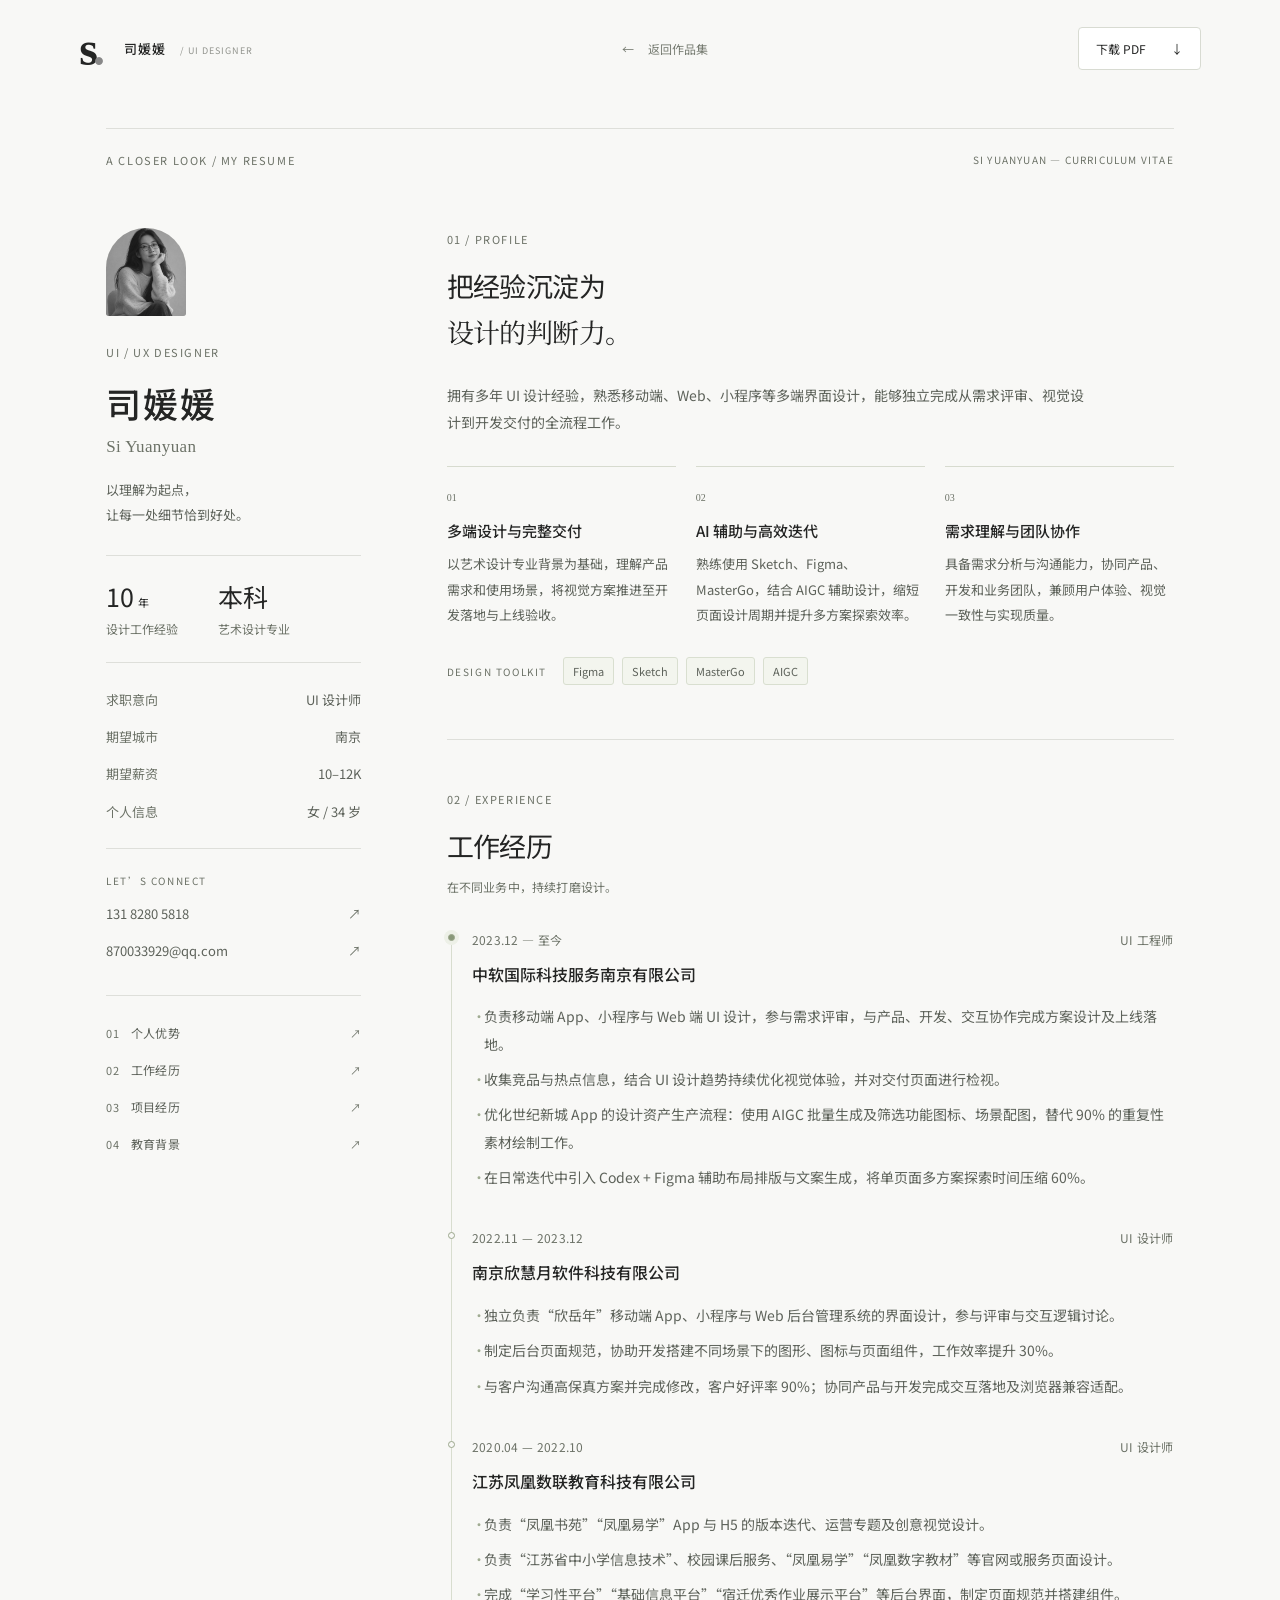
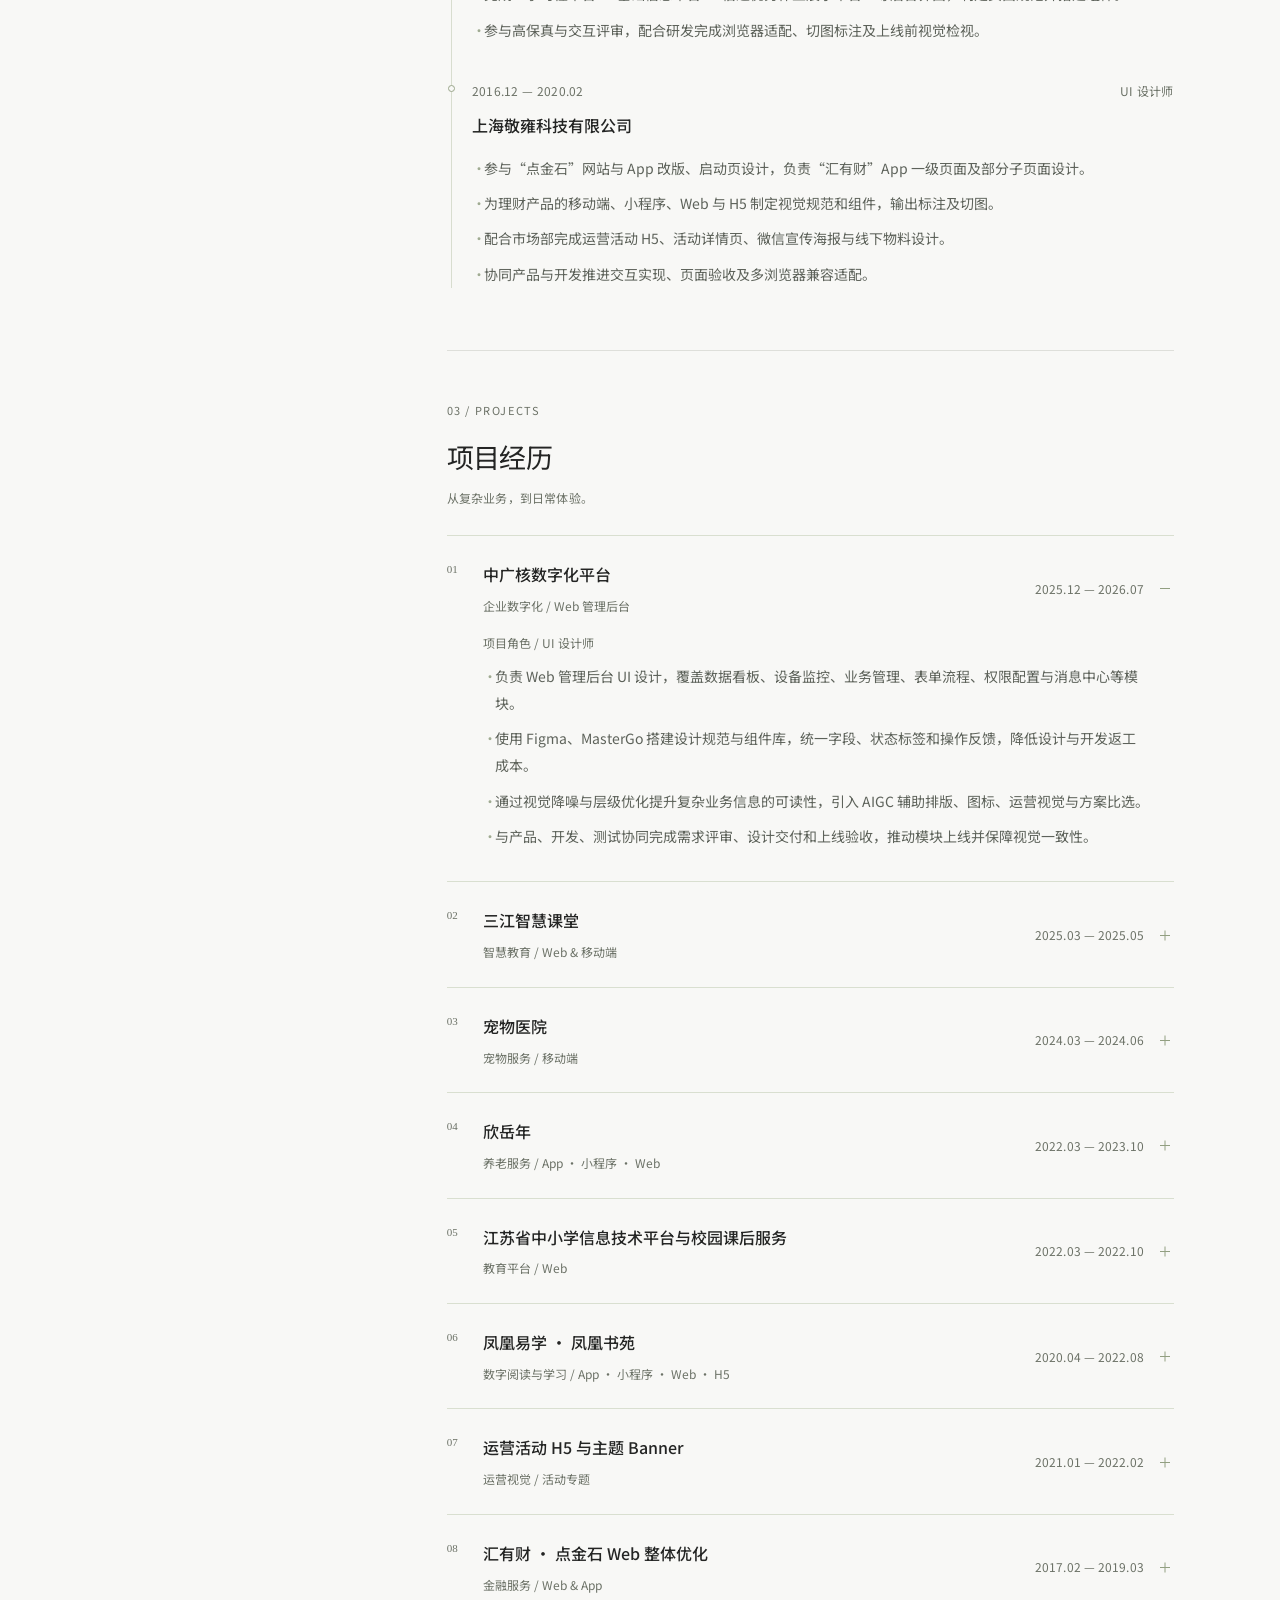
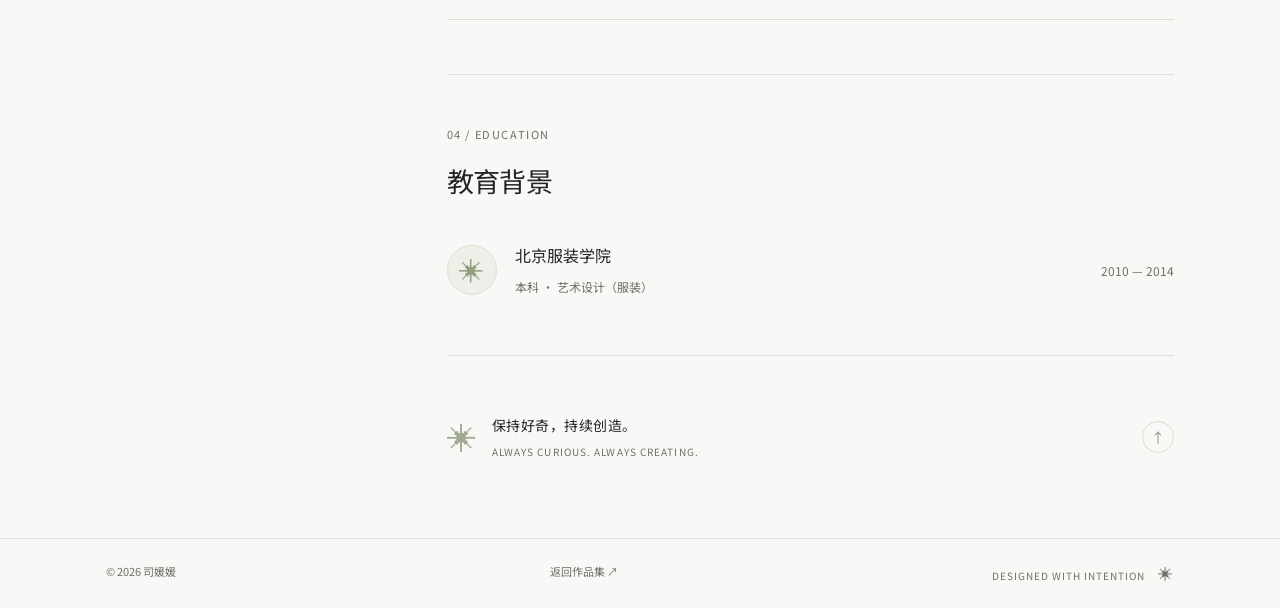
<file: resume.html>
<!DOCTYPE html><html lang="zh-CN"><head><meta charset="UTF-8"><meta name="viewport" content="width=device-width,initial-scale=1"><title>我的简历 — 司媛媛 · UI 设计师</title><meta name="description" content="司媛媛的个人简历：10 年设计工作经验，涵盖移动端、Web、小程序、设计系统与 AIGC 辅助设计。"><meta name="theme-color" content="#f8f8f6"><link rel="stylesheet" href="style.css"><link rel="stylesheet" href="resume.css"></head><body class="resume-page" id="top"><header class="header"><a class="brand" href="/" aria-label="返回司媛媛个人网站">s<span class="brand-dot">.</span><span class="brand-name">司媛媛 <i>/ UI DESIGNER</i></span></a><a href="/" class="cv-back">← <span>返回作品集</span></a><a class="cv-download" href="assets/si-yuanyuan-resume.pdf" download="司媛媛-个人简历.pdf">下载 PDF <span>↓</span></a></header><main class="cv-shell"><div class="cv-page-title"><span class="eyebrow">A CLOSER LOOK / MY RESUME</span><span class="cv-document">SI YUANYUAN — CURRICULUM VITAE</span></div><div class="cv-grid"><aside class="cv-profile"><div class="cv-identity"><div class="cv-avatar"><img src="assets/portrait.png" width="88" height="88" alt="司媛媛的生成形象"></div><span class="eyebrow">UI / UX DESIGNER</span><h1>司媛媛<span>Si Yuanyuan</span></h1><p>以理解为起点，<br>让每一处细节恰到好处。</p></div><div class="cv-facts"><div><strong>10<span>年</span></strong><small>设计工作经验</small></div><div><strong>本科</strong><small>艺术设计专业</small></div></div><dl class="cv-info"><div><dt>求职意向</dt><dd>UI 设计师</dd></div><div><dt>期望城市</dt><dd>南京</dd></div><div><dt>期望薪资</dt><dd>10–12K</dd></div><div><dt>个人信息</dt><dd>女 / 34 岁</dd></div></dl><div class="cv-contact"><span class="small-label">LET’S CONNECT</span><a href="tel:13182805818">131 8280 5818 <span>↗</span></a><a href="mailto:870033929@qq.com">870033929@qq.com <span>↗</span></a></div><nav class="cv-section-nav" aria-label="简历章节"><a href="#profile">01 <span>个人优势</span> ↗</a><a href="#experience">02 <span>工作经历</span> ↗</a><a href="#projects">03 <span>项目经历</span> ↗</a><a href="#education">04 <span>教育背景</span> ↗</a></nav></aside><div class="cv-content"><section id="profile" class="cv-section"><div class="cv-section-heading"><span class="eyebrow">01 / PROFILE</span><h2>把经验沉淀为<span class="serif">设计的判断力。</span></h2></div><p class="cv-lead">拥有多年 UI 设计经验，熟悉移动端、Web、小程序等多端界面设计，能够独立完成从需求评审、视觉设计到开发交付的全流程工作。</p><div class="cv-strengths"><article><span>01</span><h3>多端设计与完整交付</h3><p>以艺术设计专业背景为基础，理解产品需求和使用场景，将视觉方案推进至开发落地与上线验收。</p></article><article><span>02</span><h3>AI 辅助与高效迭代</h3><p>熟练使用 Sketch、Figma、MasterGo，结合 AIGC 辅助设计，缩短页面设计周期并提升多方案探索效率。</p></article><article><span>03</span><h3>需求理解与团队协作</h3><p>具备需求分析与沟通能力，协同产品、开发和业务团队，兼顾用户体验、视觉一致性与实现质量。</p></article></div><div class="cv-tools"><span class="small-label">DESIGN TOOLKIT</span><span>Figma</span><span>Sketch</span><span>MasterGo</span><span>AIGC</span></div></section><section id="experience" class="cv-section"><div class="cv-section-heading"><span class="eyebrow">02 / EXPERIENCE</span><h2>工作经历<span class="section-sub">在不同业务中，持续打磨设计。</span></h2></div><div class="cv-timeline"><article class="cv-job"><span class="timeline-dot"></span><div class="entry-meta"><span>2023.12 — 至今</span><span>UI 工程师</span></div><h3>中软国际科技服务南京有限公司</h3><ul><li>负责移动端 App、小程序与 Web 端 UI 设计，参与需求评审，与产品、开发、交互协作完成方案设计及上线落地。</li><li>收集竞品与热点信息，结合 UI 设计趋势持续优化视觉体验，并对交付页面进行检视。</li><li>优化世纪新城 App 的设计资产生产流程：使用 AIGC 批量生成及筛选功能图标、场景配图，替代 90% 的重复性素材绘制工作。</li><li>在日常迭代中引入 Codex + Figma 辅助布局排版与文案生成，将单页面多方案探索时间压缩 60%。</li></ul></article><article class="cv-job"><span class="timeline-dot"></span><div class="entry-meta"><span>2022.11 — 2023.12</span><span>UI 设计师</span></div><h3>南京欣慧月软件科技有限公司</h3><ul><li>独立负责“欣岳年”移动端 App、小程序与 Web 后台管理系统的界面设计，参与评审与交互逻辑讨论。</li><li>制定后台页面规范，协助开发搭建不同场景下的图形、图标与页面组件，工作效率提升 30%。</li><li>与客户沟通高保真方案并完成修改，客户好评率 90%；协同产品与开发完成交互落地及浏览器兼容适配。</li></ul></article><article class="cv-job"><span class="timeline-dot"></span><div class="entry-meta"><span>2020.04 — 2022.10</span><span>UI 设计师</span></div><h3>江苏凤凰数联教育科技有限公司</h3><ul><li>负责“凤凰书苑”“凤凰易学”App 与 H5 的版本迭代、运营专题及创意视觉设计。</li><li>负责“江苏省中小学信息技术”、校园课后服务、“凤凰易学”“凤凰数字教材”等官网或服务页面设计。</li><li>完成“学习性平台”“基础信息平台”“宿迁优秀作业展示平台”等后台界面，制定页面规范并搭建组件。</li><li>参与高保真与交互评审，配合研发完成浏览器适配、切图标注及上线前视觉检视。</li></ul></article><article class="cv-job"><span class="timeline-dot"></span><div class="entry-meta"><span>2016.12 — 2020.02</span><span>UI 设计师</span></div><h3>上海敬雍科技有限公司</h3><ul><li>参与“点金石”网站与 App 改版、启动页设计，负责“汇有财”App 一级页面及部分子页面设计。</li><li>为理财产品的移动端、小程序、Web 与 H5 制定视觉规范和组件，输出标注及切图。</li><li>配合市场部完成运营活动 H5、活动详情页、微信宣传海报与线下物料设计。</li><li>协同产品与开发推进交互实现、页面验收及多浏览器兼容适配。</li></ul></article></div></section><section id="projects" class="cv-section"><div class="cv-section-heading"><span class="eyebrow">03 / PROJECTS</span><h2>项目经历<span class="section-sub">从复杂业务，到日常体验。</span></h2></div><div class="cv-project-list"><details class="cv-project" open><summary><span class="project-number">01</span><span class="project-name">中广核数字化平台<small>企业数字化 / Web 管理后台</small></span><span class="project-date">2025.12 — 2026.07</span><span class="detail-plus" aria-hidden="true"></span></summary><div class="project-detail"><span class="project-role">项目角色 / UI 设计师</span><ul><li>负责 Web 管理后台 UI 设计，覆盖数据看板、设备监控、业务管理、表单流程、权限配置与消息中心等模块。</li><li>使用 Figma、MasterGo 搭建设计规范与组件库，统一字段、状态标签和操作反馈，降低设计与开发返工成本。</li><li>通过视觉降噪与层级优化提升复杂业务信息的可读性，引入 AIGC 辅助排版、图标、运营视觉与方案比选。</li><li>与产品、开发、测试协同完成需求评审、设计交付和上线验收，推动模块上线并保障视觉一致性。</li></ul></div></details><details class="cv-project" ><summary><span class="project-number">02</span><span class="project-name">三江智慧课堂<small>智慧教育 / Web &amp; 移动端</small></span><span class="project-date">2025.03 — 2025.05</span><span class="detail-plus" aria-hidden="true"></span></summary><div class="project-detail"><span class="project-role">项目角色 / UI 设计师</span><ul><li>负责老师端与学生端 UI 设计，覆盖课程管理、作业布置与提交、成绩查看、课堂互动、学习进度及消息通知。</li><li>围绕双角色场景梳理信息层级，优化课程列表、作业详情、课程学习与成绩等高频流程。</li><li>统一 Web 与移动端的视觉、交互规则和组件表现，引入 AIGC 辅助图标配图、排版与方案探索。</li><li>协同产研完成多轮迭代，UI 还原度达到 90% 以上，保障多端一致性。</li></ul></div></details><details class="cv-project" ><summary><span class="project-number">03</span><span class="project-name">宠物医院<small>宠物服务 / 移动端</small></span><span class="project-date">2024.03 — 2024.06</span><span class="detail-plus" aria-hidden="true"></span></summary><div class="project-detail"><span class="project-role">项目角色 / UI 设计</span><ul><li>负责面向宠物主人的综合服务平台 UI，覆盖医院预约、商城、寄养、数字宠物互动、宠物保险、订单与会员体系。</li><li>围绕预约、商品购买、寄养下单与保险购买等关键流程，优化信息层级与操作识别。</li><li>设计数字宠物互动的形象展示、互动反馈及任务引导，搭建组件库与设计规范。</li><li>与产品、开发、运营协同完成评审、交付和验收，推动核心服务模块按期上线。</li></ul></div></details><details class="cv-project" ><summary><span class="project-number">04</span><span class="project-name">欣岳年<small>养老服务 / App · 小程序 · Web</small></span><span class="project-date">2022.03 — 2023.10</span><span class="detail-plus" aria-hidden="true"></span></summary><div class="project-detail"><span class="project-role">项目角色 / UI 设计师</span><ul><li>面向长者健康、心理与娱乐需求，完成移动端、小程序及 Web 后台管理系统的界面设计。</li><li>依据目标人群提供整体视觉方案，以赤红主色营造温馨感，采用扁平化图标语言，设计 Logo、图标与首页 Banner。</li><li>协助产品经理制作高保真原型，构建移动端整体框架，结合客户需求优化界面。</li><li>制定后台规范、搭建组件，完成标注、切图及开发沟通，在紧张周期内推动设计落地。</li></ul></div></details><details class="cv-project" ><summary><span class="project-number">05</span><span class="project-name">江苏省中小学信息技术平台与校园课后服务<small>教育平台 / Web</small></span><span class="project-date">2022.03 — 2022.10</span><span class="detail-plus" aria-hidden="true"></span></summary><div class="project-detail"><span class="project-role">项目角色 / UI 设计师</span><ul><li>负责面向中小学师生的官网、平台及课后服务后台页面与交互设计。</li><li>通过信息搜集与调研明确 3 个核心问题，提出 3 套设计方案，与业务方沟通并推进。</li><li>批量完成高保真子页面与组件搭建，配合开发实现不同场景的交互界面。</li><li>在版本上线前进行视觉校对，确保设计效果还原并满足业务需求。</li></ul></div></details><details class="cv-project" ><summary><span class="project-number">06</span><span class="project-name">凤凰易学 · 凤凰书苑<small>数字阅读与学习 / App · 小程序 · Web · H5</small></span><span class="project-date">2020.04 — 2022.08</span><span class="detail-plus" aria-hidden="true"></span></summary><div class="project-detail"><span class="project-role">项目角色 / UI 设计师</span><ul><li>依据版本需求及低保真原型完成高保真设计，持续推进 App 版本迭代。</li><li>参与业务与交互评审，依据反馈修改方案，向研发说明页面实现方式和交互细节。</li><li>完成官网页面、首页 Banner 与运营图设计，配合切图交付和上线检视，保障产品按期发布。</li></ul></div></details><details class="cv-project" ><summary><span class="project-number">07</span><span class="project-name">运营活动 H5 与主题 Banner<small>运营视觉 / 活动专题</small></span><span class="project-date">2021.01 — 2022.02</span><span class="detail-plus" aria-hidden="true"></span></summary><div class="project-detail"><span class="project-role">项目角色 / 设计师</span><ul><li>完成“凤凰易学”VIP 权益、名师课堂、1 对 1 辅导等专题视觉。</li><li>完成“凤凰书苑”牛津专题、凤凰作者年会、全民阅读与红色经典阅读等活动页面。</li><li>依据业务文案与交互需求设计原型和高保真，沟通活动展示效果、输出视觉稿及开发规范。</li><li>配合运营完成宣传推广海报，并在上线前校对页面还原效果。</li></ul></div></details><details class="cv-project" ><summary><span class="project-number">08</span><span class="project-name">汇有财 · 点金石 Web 整体优化<small>金融服务 / Web &amp; App</small></span><span class="project-date">2017.02 — 2019.03</span><span class="detail-plus" aria-hidden="true"></span></summary><div class="project-detail"><span class="project-role">项目角色 / UI 设计师</span><ul><li>根据产品需求，对官网与 App 的两个产品进行整合设计，推动官网改版并加入信息披露页面。</li><li>依据产品信息完成交互原型和视觉方案，沟通页面交互及展示细节。</li><li>确认方案后输出视觉稿、规范、标注及切图，与开发共同完成设计落地。</li></ul></div></details></div></section><section id="education" class="cv-section cv-education"><div class="cv-section-heading"><span class="eyebrow">04 / EDUCATION</span><h2>教育背景</h2></div><div class="education-row"><div class="education-symbol">✳</div><div><h3>北京服装学院</h3><p>本科 · 艺术设计（服装）</p></div><time>2010 — 2014</time></div></section><div class="cv-ending"><span>✳</span><p>保持好奇，持续创造。<small>ALWAYS CURIOUS. ALWAYS CREATING.</small></p><a href="#top" aria-label="返回简历顶部">↑</a></div></div></div></main><footer><span>© 2026 司媛媛</span><a href="/">返回作品集 ↗</a><span>DESIGNED WITH INTENTION <span class="footer-star">✳</span></span></footer></body></html>
</file>
<file: style.css>
@import url('https://fonts.googleapis.com/css2?family=Noto+Sans+SC:wght@400;500;600;700&family=Noto+Serif+SC:wght@400;500;600&display=swap');
:root{--ink:#242524;--muted:#969793;--line:#dedfda;--paper:#f8f8f6;--sans:'Noto Sans SC',-apple-system,BlinkMacSystemFont,'Segoe UI',sans-serif;--serif:'Noto Serif SC',Georgia,serif}*{box-sizing:border-box}html{scroll-behavior:smooth;scroll-padding-top:95px}body{margin:0;background:var(--paper);color:var(--ink);font-family:var(--sans);font-size:14px;-webkit-font-smoothing:antialiased}body:has(dialog[open]){overflow:hidden}button,a{-webkit-tap-highlight-color:transparent}a{color:inherit;text-decoration:none}button{font:inherit;color:inherit}button:focus-visible,a:focus-visible{outline:2px solid #666;outline-offset:6px}button{cursor:pointer}::selection{background:#d9dfd0}.header{height:96px;display:flex;align-items:center;justify-content:space-between;max-width:1600px;padding:0 6.2%;margin:auto;position:relative;z-index:5}.brand{display:flex;align-items:center;font:bold 48px Georgia;letter-spacing:-5px}.brand-dot{color:#888}.brand-name{font:500 13px var(--sans);letter-spacing:1px;margin-left:24px}.brand-name i{font:9px var(--sans);letter-spacing:1px;color:#92948e;margin-left:10px}.header nav{display:flex;gap:35px;align-items:center;color:#898b85;font-size:12px}.header nav a{position:relative;padding:10px 0;transition:color .2s}.header nav a:hover,.header nav a.active{color:var(--ink)}.header nav a.active:after{content:'';width:4px;height:4px;background:var(--ink);border-radius:50%;position:absolute;bottom:0;left:calc(50% - 2px)}sup{font-size:8px;margin-left:4px}.nav-cta{font-size:12px;border-bottom:1px solid #6b6c66;padding:8px 0}.nav-cta span{margin-left:32px}.section{max-width:1600px;margin:auto;padding:0 8.3%}.hero{padding-top:35px}.hero-top{display:flex;justify-content:space-between;border-top:1px solid var(--line);padding-top:22px}.eyebrow,.edition,.small-label{font:10px var(--sans);letter-spacing:1.6px}.status-dot{display:inline-block;width:6px;height:6px;background:#8c9683;border-radius:50%;margin-right:9px;box-shadow:0 0 0 4px #e8ebe4}.edition{color:#a3a49e;font-size:9px;letter-spacing:1.5px}.hero-grid{display:grid;grid-template-columns:1.3fr 1fr;align-items:center;gap:7%;padding:58px 0 64px}.hello{font-size:16px;letter-spacing:1px;margin:0 0 25px}.hello-mark{font-size:23px;display:inline-block;margin-left:12px;color:#94978c}.hero h1{font-size:clamp(34px,3.5vw,57px);font-weight:500;line-height:1.55;letter-spacing:-1.7px;margin:0 0 26px}.serif{font-family:var(--serif);font-weight:400}.hero-description{font-size:12px;line-height:2.2;color:#888b84;margin-bottom:33px}.primary-button{display:inline-flex;align-items:center;justify-content:center;text-align:center;min-height:56px;line-height:1.5;border-radius:4px;gap:48px;background:#292b27;color:#fff;padding:16px 23px;font-size:12px;border:1px solid #292b27;transition:background .2s,transform .2s}.primary-button:hover{background:#4e514a;transform:translateY(-3px)}.primary-button span{font-size:17px;line-height:1}.hero-tags{display:flex;gap:18px;font-size:8px;letter-spacing:.9px;color:#a0a29b;margin-top:43px}.hero-tags span+span:before{content:'·';margin-right:18px}.portrait-wrap{position:relative;padding:0 16px 0 0;max-width:420px;width:100%;justify-self:end}.portrait-frame{position:relative;background:#e9e9e4;aspect-ratio:4/4.7;overflow:hidden;border-radius:160px 160px 3px 3px}.portrait-frame img{width:100%;height:100%;object-fit:cover;object-position:center 40%;filter:grayscale(100%);display:block;transition:filter .7s,transform 1s}.portrait-frame:hover img{filter:grayscale(30%);transform:scale(1.025)}.portrait-frame:after{content:'';position:absolute;inset:60% 0 0;background:linear-gradient(transparent,#24262461);pointer-events:none}.portrait-caption{position:absolute;bottom:23px;left:25px;right:25px;display:flex;justify-content:space-between;z-index:1;color:white;font-size:8px;letter-spacing:1px}.portrait-caption span:last-child{letter-spacing:.5px}.portrait-note{position:absolute;left:-60px;bottom:55px;display:flex;align-items:center;gap:12px;background:#fafaf8ed;border:1px solid #fff;padding:16px 23px;box-shadow:0 6px 24px #24242405;transform:rotate(-7deg)}.note-star{font-size:35px;color:#777f6a}.portrait-note span:last-child{font-size:12px;line-height:1.5}.portrait-note em{font-family:Georgia;font-size:19px}.portrait-side{position:absolute;right:-26px;top:47%;writing-mode:vertical-rl;letter-spacing:2px;font-size:8px;color:#9b9e96}.portrait-cross{position:absolute;color:#b4b7ae;font-size:19px;font-weight:300}.cross-one{top:5px;left:-27px}.cross-two{right:-3px;bottom:-18px}.hero-bottom{display:flex;align-items:center;justify-content:space-between;border-top:1px solid var(--line);padding:23px 0 30px;color:#999c94;font-size:10px;letter-spacing:.5px}.scroll-cue{display:flex;align-items:center;gap:12px}.scroll-cue>span{border:1px solid var(--line);border-radius:50%;width:27px;height:27px;display:grid;place-items:center;color:#5a5d55}.section-counter{font-size:12px;color:#55584f}.section-counter i{font-style:normal;color:#b0b2ab;margin-left:9px}.expertise{padding-top:100px;padding-bottom:96px;background:#efefec}.section-heading{display:flex;justify-content:space-between;align-items:flex-end;margin-bottom:50px}.section-heading h2{font-size:clamp(27px,2.5vw,40px);font-weight:400;line-height:1.65;letter-spacing:-.7px;margin:22px 0 0}.muted{color:#9b9d96}.section-intro{font-size:11px;color:#90938a;line-height:2.2;margin:0 0 9px}.skills-grid{display:grid;grid-template-columns:repeat(3,1fr);border-top:1px solid #d3d5cc;border-bottom:1px solid #d3d5cc}.skill{position:relative;padding:38px 33px 34px 0}.skill+.skill{border-left:1px solid #d3d5cc;padding-left:33px}.skill-num{position:absolute;right:28px;top:30px;font-size:10px;color:#a5a99e}.skill-icon{height:46px;width:44px;margin-bottom:30px;position:relative}.ui-icon i{position:absolute;border:1px solid #6d7363}.ui-icon i:nth-child(1){inset:4px 0 3px 0;border-radius:3px}.ui-icon i:nth-child(2){left:6px;top:11px;width:31px;height:8px;background:#d3d7cb}.ui-icon i:nth-child(3){left:6px;top:24px;width:13px;height:11px}.flow-icon i{position:absolute;border:1px solid #707764;width:16px;height:16px;background:#efefec;z-index:1}.flow-icon i:first-child{left:13px;top:0;border-radius:50%}.flow-icon i:nth-child(2){bottom:0;left:0}.flow-icon i:nth-child(3){bottom:0;right:0}.flow-icon:after{content:'';position:absolute;left:8px;top:18px;width:27px;height:19px;border:1px solid #707764}.system-icon{display:grid;grid-template-columns:1fr 1fr;gap:6px;padding:3px}.system-icon i{border:1px solid #707764;border-radius:3px}.system-icon i:nth-child(2){background:#d2d7c9}.system-icon i:nth-child(3){border-radius:50%;background:#d2d7c9}.skill h3{font-size:16px;font-weight:500;letter-spacing:.4px}.skill p{font-size:11px;color:#93968d;line-height:2.1}.skill-tags{display:flex;gap:7px;margin-top:30px}.skill-tags span{font-size:7px;letter-spacing:.5px;border:1px solid #d5d8cf;padding:5px 7px;color:#7d8275}.expertise-bottom{display:flex;align-items:center;justify-content:space-between;padding-top:32px}.toolbox{display:flex;gap:24px;align-items:center}.small-label{font-size:8px;color:#94998c;margin-right:4px}.tool{display:flex;align-items:center;font-size:10px;color:#686e60;gap:7px}.tool b{display:grid;place-items:center;width:22px;height:23px;border:1px solid #929986;border-radius:4px;font-size:10px;font-weight:500}.tool b.figma-logo,.tool b.sketch-logo{border:0;font-size:22px}.resume-button{display:flex;align-items:center;gap:13px;border:0;border-bottom:1px solid #c8ccbf;background:none;padding:8px 0;font-size:11px;cursor:default;color:#868c7e}.coming-soon{font-size:8px;background:#e3e6dd;border-radius:3px;padding:4px 6px}.work{padding-top:102px;padding-bottom:0}.demo-note{font-size:9px;color:#a5a89f}.projects{display:grid;grid-template-columns:1fr 1fr;gap:42px 28px}.project{padding:0;text-align:left;border:0;background:transparent;min-width:0;display:block}.project-wide{grid-column:1/-1}.project-art{position:relative;overflow:hidden;isolation:isolate;transition:box-shadow .4s}.project:hover .project-art{box-shadow:0 16px 30px #2222220b}.project-art>div{transition:transform .6s}.project:hover .project-art>div{transform:translateY(-5px)}.mono-art{height:480px;background:#e8e7e1;display:flex;justify-content:center;align-items:center;gap:35px}.art-label{position:absolute;left:6%;top:15%;font:52px Georgia;letter-spacing:-3px;z-index:2}.art-label small{font:7px var(--sans);letter-spacing:1.6px;display:block;margin-top:10px}.art-index{position:absolute;bottom:24px;left:28px;font-size:7px;color:#96988e;letter-spacing:1.5px;z-index:3}.art-circle{position:absolute!important;right:5%;bottom:-170px;width:530px;height:530px;border:1px solid #d8d8d0;border-radius:50%;z-index:-1}.phone{width:174px;height:352px;border:5px solid #33342e;border-radius:28px;background:#f8f8f3;position:relative;overflow:hidden;box-shadow:12px 20px 25px #3e40331a;flex-shrink:0}.phone-back{margin:70px 0 0 120px;transform:rotate(-10deg)!important}.phone-front{margin:-25px 0 0 0;transform:rotate(9deg)!important}.project:hover .phone-back{transform:translateY(-8px) rotate(-8deg)!important}.project:hover .phone-front{transform:translateY(-8px) rotate(7deg)!important}.phone-island{position:absolute;top:5px;left:57px;width:50px;height:13px;background:#33342e;border-radius:10px}.phone-top{padding:9px 11px 0;font-size:5px;font-weight:bold;display:flex;justify-content:space-between}.phone-inner{padding:13px 12px}.mini-nav{font:21px Georgia;display:flex;justify-content:space-between;align-items:center}.mini-nav>span{font:12px var(--sans)}.phone-title{font-family:var(--serif);font-size:16px;line-height:1.7;margin-top:18px}.chair-scene{height:142px;position:relative;overflow:hidden;background:#e8e7de;margin:14px -12px 0}.sun-circle{position:absolute;background:#e2d4be;border-radius:50%;width:85px;height:85px;top:12px;right:5px}.chair{position:absolute;bottom:20px;left:57px;width:68px;height:54px;border-radius:23px 23px 8px 8px;background:linear-gradient(110deg,#8a7760,#ad977d);box-shadow:3px 5px 10px #5e514329}.chair:after{content:'';position:absolute;bottom:3px;left:-5px;width:76px;height:15px;background:#b39b7d;border-radius:10px}.chair-leg{position:absolute;bottom:5px;height:20px;width:3px;background:#544a3d}.leg-one{left:64px;transform:rotate(7deg)}.leg-two{left:114px;transform:rotate(-7deg)}.vase{position:absolute;bottom:0;left:18px;width:23px;height:30px;background:#a19f86;border-radius:6px 6px 9px 9px}.vase-stem{position:absolute;bottom:25px;left:28px;width:1px;height:45px;background:#787b60;transform:rotate(-12deg)}.vase-stem:after{content:'';width:15px;height:7px;border-radius:90% 0 90% 0;background:#8c9377;position:absolute;top:10px}.product-row{display:flex;justify-content:space-between;align-items:center;font-size:8px;margin-top:11px}.product-row small{font-size:5px;color:#939689;display:block;margin-top:5px}.product-row b{font-weight:400;border:1px solid #d0d3c7;padding:2px 4px;border-radius:50%}.mini-bottom{display:flex;justify-content:space-between;padding:13px 5px 0;margin-top:11px;border-top:1px solid #e6e8de;font-size:10px}.mini-bottom span{color:#999d8d}.lamp-scene{position:relative;height:169px;background:#efeee6;margin:13px -12px 13px}.lamp-shade{position:absolute;width:83px;height:45px;background:linear-gradient(100deg,#a5ac91,#c4cbb0);border-radius:80px 80px 2px 2px;top:35px;left:40px;z-index:2;box-shadow:0 3px 5px #484f3c20}.lamp-stem{position:absolute;left:79px;top:78px;width:5px;height:60px;background:linear-gradient(90deg,#697459,#9ba88b)}.lamp-base{position:absolute;left:54px;top:132px;width:57px;height:8px;border-radius:50%;background:#939f7e;box-shadow:3px 6px 6px #525a4130}.mini-overline{font-size:5px;letter-spacing:1px;color:#9ca08f}.phone-inner h4{font-family:var(--serif);font-size:12px;font-weight:400;margin:7px 0}.phone-inner>p{font-size:5px;color:#9da18f;margin:7px 0}.mini-price{font:13px Georgia;margin:12px 0;display:flex;justify-content:space-between}.mini-price span{font-size:7px}.mini-buy{display:flex;justify-content:space-between;font-size:7px;background:#494f40;color:#fff;padding:9px}.project-caption{display:flex;justify-content:space-between;align-items:center;padding:20px 0 0}.project-type{font-size:9px;color:#9b9e95;letter-spacing:.5px}.project-caption h3{font-size:16px;font-weight:400;margin:9px 0 0}.project-arrow{display:grid;place-items:center;border:1px solid #dcdfd5;border-radius:50%;width:35px;height:35px;font-size:18px;transition:background .3s,color .3s}.project:hover .project-arrow{background:#34382f;color:#fff}.flow-art,.form-art{height:350px;display:flex;align-items:center;justify-content:center}.flow-art{background:#e4e7e1}.dashboard{display:flex;width:430px;background:#fbfcf9;height:270px;flex-shrink:0;box-shadow:0 15px 30px #4f584622;border:5px solid #d4d9cf;border-radius:8px;transform:perspective(1000px) rotateY(-10deg) rotateX(5deg) rotateZ(-3deg)!important;margin-left:48px}.project:hover .dashboard{transform:perspective(1000px) rotateY(-5deg) rotateX(2deg) rotateZ(-2deg)!important}.dashboard aside{padding:17px 9px;width:89px;background:#f1f3ed;font-size:6px;position:relative;border-right:1px solid #e8eae3}.dashboard aside strong{display:block;font:21px Georgia;margin-bottom:23px}.dashboard aside strong span{font-size:7px}.dashboard aside>div{margin:8px -4px;padding:6px 5px;color:#919886;white-space:nowrap}.dashboard aside>div span{margin-left:5px}.dashboard aside .side-active{background:#e3e8d9;color:#59664b;border-radius:3px}.dash-settings{position:absolute;bottom:7px}.dashboard-body{flex:1;padding:17px}.dash-header{font-size:9px;display:flex;justify-content:space-between}.dash-header span{font-size:8px;color:#86917a}.dash-greeting{font-size:6px;color:#a2a895}.dash-stats{display:flex;gap:8px;margin:15px 0}.dash-stats>div{flex:1;border:1px solid #e5e8df;padding:8px 6px;font-size:5px;color:#979f8b;border-radius:3px}.dash-stats strong{display:block;font:19px Georgia;color:#3e4834;margin-top:6px}.dash-stats small{font:4px var(--sans);color:#8f9f7a;margin-left:7px}.dash-chart{border:1px solid #e5e8df;border-radius:3px;padding:10px;font-size:6px}.dash-chart>span,.dash-list>span{display:flex;justify-content:space-between}.dash-chart small,.dash-list small{font-size:4px;color:#9aa58b}.dash-chart svg{width:100%;height:67px;display:block;margin-top:9px}.chart-days{display:flex;justify-content:space-between;color:#a0a891;font-size:4px}.dash-list{padding:12px 0;font-size:6px}.dash-list p{font-size:5px;border-bottom:1px solid #e5e8df;padding:6px 0;margin:0}.dash-list i{float:right;font-style:normal;font-size:4px;color:#97a486}.form-art{background:#eae8e3;justify-content:space-between;padding:35px 30px;gap:0}.form-brand{font:38px Georgia;align-self:flex-start;margin-top:15px;letter-spacing:-2px}.form-brand>span{font-size:12px;vertical-align:top;margin-left:3px}.form-brand small{display:block;font:5px var(--sans);letter-spacing:.8px;margin-top:13px;white-space:nowrap}.system-sheet{width:244px;padding:23px 20px;background:#f8f8f4;box-shadow:3px 10px 18px #36342615;transform:rotate(-8deg)!important;margin-right:-18px;flex-shrink:0}.project:hover .system-sheet{transform:translateY(-5px) rotate(-4deg)!important}.type-sample{font:46px Georgia;display:flex;gap:22px;align-items:center}.type-sample span{font:6px var(--sans);line-height:1.8;color:#9da18f}.swatches{display:flex;gap:5px;margin:15px 0}.swatches i{width:36px;height:28px;background:#353b30;border-radius:3px}.swatches i:nth-child(2){background:#828e73}.swatches i:nth-child(3){background:#bac1ad}.swatches i:nth-child(4){background:#dce0d1}.swatches i:nth-child(5){background:#eeefe7;border:1px solid #dee0d5}.system-pills{display:flex;gap:9px;font-size:5px}.system-pills span{background:#444e39;color:white;border-radius:4px;padding:9px}.system-pills span+span{background:none;color:#737e64;border:1px solid #cbd1be}.system-controls{display:flex;gap:13px;align-items:center;margin:16px 0}.toggle{width:23px;height:13px;border-radius:12px;background:#919d7e;position:relative}.toggle:after{content:'';height:9px;width:9px;background:white;border-radius:50%;position:absolute;right:2px;top:2px}.check{background:#74805f;font-size:8px;padding:1px 3px;border-radius:2px;color:#fff}.radio{border:3px solid #8e9a7b;border-radius:50%;height:12px;width:12px}.tiny-tag{font-size:5px;background:#e7ebdf;padding:4px 7px;border-radius:7px;color:#879274}.system-input{font-size:6px;border:1px solid #dce1d0;border-radius:3px;padding:9px;color:#969f89;display:flex;justify-content:space-between}.spacing-sample{margin-top:16px;height:23px;display:flex;align-items:flex-end;gap:4px}.spacing-sample i{width:10px;height:5px;background:#d7ddcb}.spacing-sample i:nth-child(2){height:10px}.spacing-sample i:nth-child(3){height:15px}.spacing-sample i:nth-child(4){height:20px}.spacing-sample i:nth-child(5){height:25px}.spacing-sample span{font:5px var(--sans);margin-left:auto;color:#a2ab95;line-height:1.8}.work-end{display:flex;justify-content:center;align-items:center;gap:20px;padding:95px 0 70px;position:relative}.end-star{font-size:35px;color:#949b86}.work-end p{font-size:17px;letter-spacing:1px}.work-end small{display:block;font-size:7px;letter-spacing:1.6px;color:#a1a69a;margin-top:10px}.work-end>a{position:absolute;right:0;width:39px;height:39px;border:1px solid #d9ddd1;border-radius:50%;display:grid;place-items:center;font-size:17px}footer{display:flex;justify-content:space-between;border-top:1px solid var(--line);padding:24px 8.3%;font-size:9px;color:#989e90;max-width:1600px;margin:auto}footer>span:last-child{font-size:7px;letter-spacing:1px}.footer-star{margin-left:10px;font-size:15px}dialog{border:1px solid #ddd;background:var(--paper);width:min(800px,calc(100% - 32px));max-height:90vh;padding:28px 36px;color:var(--ink);border-radius:5px;box-shadow:0 25px 100px #0002}dialog::backdrop{background:#24272480;backdrop-filter:blur(6px)}.dialog-top{display:flex;align-items:center;justify-content:space-between;margin-bottom:20px}.close-dialog{border:0;background:none;font-size:29px;line-height:1;color:#777}.dialog-label{font-size:9px;color:#979c8d;display:block;margin-top:25px}dialog h2{font-size:25px;font-weight:400}#dialog-description{font-size:13px;line-height:2;color:#73796b}#dialog-tags{display:flex;gap:9px;margin-top:20px}#dialog-tags span{font-size:9px;border:1px solid var(--line);padding:6px 9px}.dialog-notice{font-size:10px;line-height:1.8;color:#969d8a;margin:28px 0 20px;padding-top:20px;border-top:1px solid var(--line)}.dialog-done{border:0;background:#343a2e;color:white;padding:12px 18px;font-size:11px}#dialog-art .project-art{height:300px}#dialog-art .mono-art{gap:20px}#dialog-art .phone{scale:.8}#dialog-art .phone-back{margin-left:70px}#dialog-art .phone-front{margin-left:-25px}#dialog-art .art-label{font-size:35px}#dialog-art .form-art{justify-content:center;gap:60px}#dialog-art .dashboard{margin-left:0}.reveal{opacity:0;transform:translateY(20px);transition:opacity .8s,transform .8s}.reveal.visible{opacity:1;transform:none}
@media(min-width:1500px){.hero-grid{padding-top:75px;padding-bottom:80px}.portrait-wrap{max-width:450px}.hero h1{font-size:58px}}@media(max-width:1100px){.brand-name i{display:none}.hero-grid{gap:4%;grid-template-columns:1.35fr 1fr}.hero-tags{font-size:6px;gap:10px}.hero-tags span+span:before{margin-right:10px}.hero h1{font-size:38px}.toolbox{gap:15px}.form-art{padding:25px 16px}.form-brand{font-size:30px}.system-sheet{width:215px;padding:20px 15px}.flow-art,.form-art{height:300px}.dashboard{scale:.85;margin-left:38px}.skill-tags{flex-wrap:wrap}.section{padding-left:7%;padding-right:7%}}
@media(max-width:760px){html{scroll-padding-top:24px}.header{height:79px;padding:0 6%}.brand{font-size:40px}.brand-name{margin-left:18px;font-size:12px}.header nav{gap:19px;font-size:10px}.nav-cta{display:none}.hero{padding-top:16px}.edition{font-size:6px;letter-spacing:.6px}.eyebrow{font-size:8px}.hero-grid{grid-template-columns:1fr;padding-top:40px;padding-bottom:35px;gap:38px}.hero-copy{max-width:540px}.hello{font-size:14px;margin-bottom:18px}.hero h1{font-size:clamp(30px,6.6vw,47px);line-height:1.6;letter-spacing:-1px}.hero-description{font-size:11px;margin-bottom:25px}.hero-tags{font-size:7px;margin-top:27px;gap:15px}.portrait-wrap{justify-self:center;width:70%;max-width:320px;margin-right:-18px}.portrait-frame{border-radius:150px 150px 2px 2px}.portrait-note{left:-38px;bottom:30px;padding:12px 17px}.portrait-note span:last-child{font-size:10px}.portrait-note em{font-size:16px}.note-star{font-size:27px}.portrait-caption{font-size:6px;left:15px;right:15px;bottom:17px}.portrait-side{font-size:6px;right:-16px}.hero-bottom{font-size:8px;padding:17px 0 22px}.hero-bottom>span:nth-child(2){display:none}.section-counter{font-size:10px}.expertise{padding-top:65px;padding-bottom:50px}.section-heading{display:block;margin-bottom:32px}.section-heading h2{font-size:28px;margin-top:17px}.section-intro{font-size:10px;margin-top:20px}.skills-grid{grid-template-columns:1fr}.skill{padding:28px 0!important;display:grid;grid-template-columns:64px 1fr;column-gap:10px}.skill+.skill{border-left:0;border-top:1px solid #d3d5cc}.skill-icon{grid-column:1;grid-row:1/4;margin-top:10px;scale:.8;transform-origin:left top}.skill h3{grid-column:2;font-size:15px;margin:0 0 9px}.skill p{grid-column:2;font-size:10px;margin:0}.skill-tags{grid-column:2;margin-top:16px}.skill-num{top:28px;right:0;font-size:8px}.expertise-bottom{flex-wrap:wrap;gap:25px;padding-top:25px}.toolbox{flex-wrap:wrap;gap:15px}.small-label{width:100%;font-size:7px}.tool{font-size:8px}.resume-button{margin-top:4px;font-size:10px}.work{padding-top:64px}.projects{grid-template-columns:1fr;gap:30px}.project-wide{grid-column:auto}.mono-art{height:350px;gap:0}.art-label{top:7%;left:7%;font-size:30px}.art-label small{font-size:5px;margin-top:6px}.phone{scale:.75;flex-shrink:0}.phone-back{margin:80px -30px 0 -10px}.phone-front{margin:0 -35px 0 -5px}.art-index{font-size:6px;bottom:16px;left:19px}.project-caption{padding-top:14px}.project-type{font-size:8px}.project-caption h3{font-size:14px}.project-arrow{height:30px;width:30px;font-size:15px}.flow-art,.form-art{height:310px}.dashboard{scale:.88;margin-left:20px}.form-art{justify-content:center;gap:15px}.form-brand{font-size:36px}.system-sheet{width:215px;margin-right:0}.work-end{padding:55px 0 40px;gap:12px;justify-content:flex-start}.work-end p{font-size:14px}.work-end small{font-size:6px;letter-spacing:.8px}.end-star{font-size:30px}.work-end>a{width:30px;height:30px;font-size:14px}footer{padding:20px 7%;font-size:8px;gap:12px}footer>span:nth-child(2){display:none}footer>span:last-child{font-size:5px}.footer-star{font-size:10px;margin-left:4px}dialog{padding:20px}dialog h2{font-size:21px}#dialog-art .mono-art{height:270px}#dialog-art .phone{scale:.6}#dialog-art .phone-back{margin-left:-20px;margin-right:-50px}#dialog-art .phone-front{margin-right:-30px}#dialog-art .art-label{font-size:20px;top:18px}#dialog-art .form-art{gap:5px}#dialog-art .form-brand{font-size:25px}#dialog-art .system-sheet{scale:.85;margin-left:-12px}#dialog-art .dashboard{scale:.7}.dialog-notice{font-size:9px}}
@media(prefers-reduced-motion:reduce){html{scroll-behavior:auto}*,*:before,*:after{transition:none!important;animation:none!important}.reveal{opacity:1;transform:none}}

.hero-actions{display:flex;align-items:center;gap:12px}.hero-resume-button{display:inline-flex;align-items:center;justify-content:center;gap:12px;min-height:56px;padding:16px 18px;border:1px solid #cdd0c6;border-radius:4px;background:#fff;color:var(--ink);font-size:12px;line-height:1.5;white-space:nowrap;cursor:default}.resume-status{font-size:7px;line-height:1.5;background:#e9ebe4;color:#8b9182;padding:3px 5px;border-radius:3px}@media(max-width:1100px){.hero-actions .primary-button{gap:22px;padding-left:18px;padding-right:18px}.hero-resume-button{gap:8px;padding-left:14px;padding-right:14px}}@media(max-width:400px){.hero-actions{gap:9px}.hero-actions .primary-button{gap:12px;padding:12px;font-size:11px}.hero-resume-button{padding:12px 10px;font-size:11px;gap:6px}.resume-status{font-size:6px;padding:3px}}

a.hero-resume-button,a.resume-button{cursor:pointer;transition:border-color .2s,background .2s}a.hero-resume-button:hover{border-color:#666;background:#f0f1ed}a.resume-button:hover{color:var(--ink);border-color:var(--ink)}

.actual-project .project-art{height:auto;aspect-ratio:16/9}.actual-project .project-art img{display:block;width:100%;height:100%;object-fit:contain;transition:transform .6s}.actual-project:hover .project-art img{transform:scale(1.025)}.all-work-link{display:inline-block;font-size:11px;color:#646b5c;border-bottom:1px solid #cdd2c3;padding:5px 0 3px;margin-top:6px}.all-work-link:hover{color:var(--ink);border-color:var(--ink)}

.project-page-preview .project-art img{object-fit:cover;object-position:center top}

.skill-icon-solid{width:52px;height:52px;display:block;padding:0}.skill-icon-solid svg{display:block;width:100%;height:100%}
</file>
<file: portfolio.css>
.portfolio-page{background:#f8f8f6}.portfolio-back,.portfolio-resume{font-size:12px;color:#686e62}.portfolio-back:hover,.portfolio-resume:hover{color:#242524}.portfolio-resume{border-bottom:1px solid #cdd2c5;padding:8px 0}.portfolio-shell{max-width:1600px;padding:35px 6.2% 0;display:grid;grid-template-columns:220px minmax(0,1fr);gap:55px;margin:auto}.portfolio-sidebar{position:sticky;top:28px;align-self:start;max-height:calc(100dvh - 50px);overflow:auto;scrollbar-width:thin;scrollbar-color:#d5d9ce transparent;padding-right:4px}.portfolio-identity>.eyebrow{font-size:10px;color:#7c8472}.portfolio-identity h1{font-size:26px;font-weight:500;margin:18px 0;letter-spacing:.5px}.portfolio-identity h1 span{display:block;font:18px Georgia;margin-top:12px;color:#8d9584;letter-spacing:0}.portfolio-identity p{font-size:11px;color:#7b8570;margin:25px 0}.portfolio-tally{display:flex;justify-content:space-between;font-size:10px;color:#8e9882;padding:17px 0;border-top:1px solid var(--line);border-bottom:1px solid var(--line)}.chapter-nav{display:flex;flex-direction:column;padding:18px 0}.chapter-link{display:grid;grid-template-columns:20px 1fr 20px;align-items:center;gap:9px;font-size:12px;color:#7a8470;padding:13px 10px 13px 11px;border-left:2px solid transparent;transition:background .2s,color .2s,border-color .2s}.nav-index{font-size:9px;color:#a0a794}.chapter-link small{text-align:right;font-size:9px;color:#a0a794}.chapter-link:hover{background:#f0f1eb;color:#3d4436}.chapter-link.active{background:#edefe7;color:#2f3727;border-left-color:#7d8a6a}.chapter-link.active .nav-index,.chapter-link.active small{color:#7c8a69}.sidebar-foot{display:flex;flex-direction:column;gap:15px;border-top:1px solid var(--line);padding:20px 0 8px;font-size:10px;color:#79856b}.sidebar-foot>span{font-size:9px;color:#9aa28f}.portfolio-main{min-width:0}.portfolio-topline{display:flex;justify-content:space-between;border-top:1px solid var(--line);padding-top:20px;padding-bottom:40px;color:#8f9882;font-size:8px;letter-spacing:1.5px}.portfolio-chapter{scroll-margin-top:28px;margin-bottom:76px}.chapter-heading{display:flex;align-items:center;justify-content:space-between;margin-bottom:18px}.chapter-heading .eyebrow{font-size:10px;color:#8b957e;letter-spacing:1.2px}.chapter-heading h2{font-size:28px;font-weight:400;letter-spacing:-.4px;margin:12px 0 0}.chapter-count{font:22px Georgia;color:#828f71}.chapter-count small{display:block;font:6px var(--sans);letter-spacing:1.5px;margin-top:8px;color:#9da68f}.chapter-intro{font-size:13px;color:#717b65;line-height:1.9;margin:0 0 28px;max-width:640px}.work-figure{margin:0 0 22px;min-width:0}.image-open{padding:0;border:0;display:block;width:100%;background:#eeeee8;position:relative;text-align:left;cursor:zoom-in}.image-open img{width:100%;height:auto;display:block}.zoom-hint{position:absolute;right:18px;top:18px;font-size:10px;padding:9px 12px;border:1px solid #fff5;color:#fff;background:#20251bbd;border-radius:3px;opacity:0;transition:opacity .2s;pointer-events:none;backdrop-filter:blur(4px)}.image-open:hover .zoom-hint,.image-open:focus-visible .zoom-hint{opacity:1}.work-figure figcaption{display:flex;justify-content:space-between;font-size:9px;letter-spacing:.5px;color:#929b85;padding:12px 2px 0}.portfolio-ending{border-top:1px solid var(--line);display:flex;gap:18px;align-items:center;padding:35px 0 65px}.portfolio-ending>span{font-size:29px;color:#9aa58a}.portfolio-ending p{font-size:14px;color:#6d795f}.portfolio-ending small{display:block;font-size:7px;letter-spacing:1px;margin-top:10px;color:#9da78d}.portfolio-ending>a{font-size:11px;margin-left:auto;color:#727e63}.portfolio-page footer{font-size:10px;color:#808b72}.portfolio-page footer>span:last-child{font-size:8px}.image-viewer{width:min(1500px,calc(100% - 36px));max-height:94dvh;padding:18px 22px 12px;border:1px solid #ddd;border-radius:5px;background:#fafaf8}.viewer-top{display:flex;justify-content:space-between;align-items:center;gap:15px;padding-bottom:14px;font-size:12px}.viewer-top>div{display:flex;gap:18px;align-items:center}.viewer-scale{font-size:10px;background:#fff;border:1px solid #dce0d4;padding:8px 11px;border-radius:3px;white-space:nowrap}.viewer-close{border:0;background:none;font-size:28px;line-height:1;padding:0 3px}.viewer-canvas{overflow:auto;max-height:calc(94dvh - 154px);background:#e6e7e1;min-height:120px;overscroll-behavior:contain}.viewer-canvas img{display:block;width:100%;height:auto;margin:auto;max-width:none}.viewer-canvas.actual-size img{width:var(--natural-width)}.viewer-bottom{display:flex;justify-content:space-between;align-items:center;margin-top:14px;font-size:10px;color:#78836b}.viewer-bottom button{font-size:11px;border:0;background:none;padding:6px 0}.viewer-bottom button:disabled{opacity:.3;cursor:default}.viewer-tip{text-align:center;font-size:9px;color:#949f85;margin:8px 0 0}.image-viewer::backdrop{background:#1d2119c4;backdrop-filter:blur(8px)}
@media(max-width:1100px){.portfolio-shell{grid-template-columns:180px minmax(0,1fr);gap:30px;padding-left:5%;padding-right:5%}.portfolio-identity h1{font-size:23px}.chapter-link{font-size:11px;gap:5px;padding-left:8px;padding-right:8px}.portfolio-tally{font-size:9px}.chapter-heading h2{font-size:25px}.chapter-intro{font-size:12px}.portfolio-topline{font-size:7px;letter-spacing:1px}}
@media(max-width:650px){.portfolio-page .header{height:80px;padding:0 6%}.portfolio-page .brand-name{display:none}.portfolio-back,.portfolio-resume{font-size:11px}.portfolio-shell{display:block;padding:8px 5% 0}.portfolio-sidebar{z-index:5;top:0;max-height:none;overflow:visible;background:#f8f8f6f5;backdrop-filter:blur(8px);padding:12px 0 0;border-bottom:1px solid #dce0d3}.portfolio-identity,.portfolio-tally,.sidebar-foot{display:none}.chapter-nav{flex-direction:row;overflow-x:auto;gap:8px;padding:0 0 12px;scrollbar-width:none}.chapter-nav::-webkit-scrollbar{display:none}.chapter-link{flex-shrink:0;display:flex;padding:10px 12px;font-size:11px;border:1px solid #dde2d3;border-radius:3px;white-space:nowrap;gap:6px}.chapter-link.active{border-color:#9aa88a;background:#e9ede1}.chapter-link small{display:none}.nav-index{font-size:8px}.portfolio-main{padding-top:24px}.portfolio-topline{padding-top:15px;padding-bottom:28px;letter-spacing:.7px;font-size:6px}.portfolio-chapter{scroll-margin-top:90px;margin-bottom:46px}.chapter-heading h2{font-size:24px;margin-top:12px}.chapter-heading .eyebrow{font-size:8px;letter-spacing:.8px}.chapter-count{font-size:20px}.chapter-intro{font-size:12px;margin-bottom:23px}.work-figure{margin-bottom:16px}.work-figure figcaption{font-size:8px;padding-top:9px}.zoom-hint{font-size:8px;top:10px;right:10px;padding:6px 8px}.portfolio-ending{gap:12px;padding-bottom:40px;flex-wrap:wrap}.portfolio-ending p{font-size:12px}.portfolio-ending small{font-size:6px}.portfolio-ending>a{font-size:10px}.portfolio-page footer{font-size:9px}.portfolio-page footer>span:last-child{font-size:6px}.image-viewer{width:calc(100% - 16px);padding:12px 10px;max-height:96dvh}.viewer-top{font-size:11px;gap:8px}.viewer-top>div{gap:10px}.viewer-scale{font-size:9px;padding:7px 8px}.viewer-canvas{max-height:calc(96dvh - 145px)}.viewer-bottom,.viewer-bottom button{font-size:10px}.viewer-tip{font-size:8px}}
@media(prefers-reduced-motion:reduce){.chapter-link,.zoom-hint{transition:none}}
html:has(.portfolio-page){scroll-behavior:auto;scroll-padding-top:0;scrollbar-gutter:stable}
</file>
<file: resume.css>
.resume-page{background:#f8f8f6}.cv-back{font-size:11px;display:flex;align-items:center;gap:14px;color:#777c72}.cv-back:hover{color:#242524}.cv-download{display:flex;gap:25px;align-items:center;font-size:11px;border:1px solid #d8dbd2;background:#fff;padding:12px 17px;border-radius:4px}.cv-download:hover{border-color:#909786}.cv-shell{max-width:1480px;margin:auto;padding:32px 8.3% 0}.cv-page-title{display:flex;justify-content:space-between;border-top:1px solid var(--line);padding-top:23px}.cv-document{font-size:8px;letter-spacing:1.2px;color:#a0a49a}.cv-grid{display:grid;grid-template-columns:255px minmax(0,1fr);gap:8%;padding-top:60px}.cv-profile{align-self:start;position:sticky;top:28px}.cv-avatar{width:80px;height:88px;border-radius:45px 45px 3px 3px;overflow:hidden;margin-bottom:25px;background:#e5e5df}.cv-avatar img{width:100%;height:100%;object-fit:cover;object-position:center 25%;filter:grayscale(1)}.cv-identity>.eyebrow{font-size:8px;color:#959a8b}.cv-identity h1{font-size:35px;letter-spacing:2px;font-weight:500;margin:16px 0 20px}.cv-identity h1>span{display:block;font:15px Georgia;letter-spacing:.4px;color:#979d8c;margin-top:9px}.cv-identity>p{font-size:11px;line-height:2.1;color:#878e7e}.cv-facts{display:flex;gap:40px;padding:25px 0;border-top:1px solid var(--line);border-bottom:1px solid var(--line);margin-top:27px}.cv-facts strong{font-size:25px;font-weight:400;line-height:1.2}.cv-facts strong span{font-size:11px;margin-left:4px}.cv-facts small{display:block;font-size:8px;color:#939a89;margin-top:9px}.cv-info{margin:25px 0}.cv-info>div{display:flex;justify-content:space-between;font-size:10px;margin:14px 0}.cv-info dt{color:#9a9f90}.cv-info dd{margin:0;color:#626b57}.cv-contact{border-top:1px solid var(--line);padding:24px 0 20px}.cv-contact>.small-label{font-size:7px;display:block;margin-bottom:14px}.cv-contact a{display:flex;justify-content:space-between;margin:13px 0;font-size:11px;color:#5d6652}.cv-contact a span{color:#939d87}.cv-contact a:hover{text-decoration:underline}.cv-section-nav{border-top:1px solid var(--line);padding-top:18px;display:flex;flex-direction:column;gap:0}.cv-section-nav a{display:flex;align-items:center;gap:12px;font-size:8px;padding:10px 0;color:#9ca390;letter-spacing:.3px}.cv-section-nav a span{color:#646f58;font-size:10px;margin-right:auto}.cv-section-nav a:hover{color:#242524}.cv-content{min-width:0}.cv-section{padding-bottom:54px;margin-bottom:48px;border-bottom:1px solid var(--line);scroll-margin-top:35px}.cv-section-heading{margin-bottom:27px}.cv-section-heading>.eyebrow{font-size:8px;color:#969e8b}.cv-section h2{font-size:27px;font-weight:400;line-height:1.7;letter-spacing:-.6px;margin:15px 0 0}.cv-section h2 .serif{display:block}.section-sub{display:block;font-size:10px;letter-spacing:.2px;color:#949c89;margin-top:8px;font-weight:400}.cv-lead{font-size:12px;line-height:2.2;color:#69725e;max-width:650px;margin:0 0 30px}.cv-strengths{display:grid;grid-template-columns:repeat(3,1fr);gap:20px}.cv-strengths article{border-top:1px solid #d7dbcf;padding-top:18px}.cv-strengths article>span{font:10px Georgia;color:#a3ac95}.cv-strengths h3{font-size:12px;font-weight:500;margin:15px 0 10px}.cv-strengths p{font-size:10px;line-height:2.1;color:#8c957f;margin:0}.cv-tools{display:flex;align-items:center;gap:8px;flex-wrap:wrap;margin-top:30px}.cv-tools .small-label{font-size:7px;margin-right:8px}.cv-tools>span:not(.small-label){font-size:8px;padding:5px 9px;border:1px solid #d9dfd0;border-radius:3px;color:#7c896b;background:#f3f5ee}.cv-timeline{padding-left:20px;border-left:1px solid #d8ddcf;margin:33px 0 0 4px}.cv-job{position:relative;padding-bottom:30px}.cv-job:last-child{padding-bottom:0}.timeline-dot{position:absolute;left:-24px;top:3px;width:7px;height:7px;border-radius:50%;border:1px solid #9aa68b;background:#f8f8f6}.cv-job:first-child .timeline-dot{background:#899879;box-shadow:0 0 0 4px #edf0e7}.entry-meta{display:flex;gap:16px;justify-content:space-between;font-size:9px;letter-spacing:.3px;color:#959f88}.cv-job h3{font-size:16px;font-weight:500;line-height:1.8;margin:12px 0 15px}.cv-job ul,.project-detail ul{list-style:none;padding:0;margin:0}.cv-job li,.project-detail li{position:relative;padding-left:12px;font-size:11px;line-height:2.15;color:#7c8770;margin:8px 0}.cv-job li:before,.project-detail li:before{content:'·';position:absolute;left:0;color:#a0ab92}.cv-project-list{border-top:1px solid #d9dfd0}.cv-project{border-bottom:1px solid #d9dfd0}.cv-project summary{list-style:none;display:grid;grid-template-columns:20px minmax(0,1fr) auto 14px;align-items:center;gap:16px;padding:24px 0;cursor:pointer}.cv-project summary::-webkit-details-marker{display:none}.cv-project summary:focus-visible{outline:2px solid #869575;outline-offset:5px}.project-number{font:11px Georgia;color:#a0ac92;align-self:start;margin-top:3px}.project-name{font-size:14px;line-height:1.8;font-weight:500}.project-name small{display:block;font-size:8px;line-height:1.7;color:#9aa58a;font-weight:400;margin-top:6px}.project-date{font-size:8px;letter-spacing:.1px;color:#9aa58a;white-space:nowrap}.detail-plus{position:relative;width:10px;height:10px}.detail-plus:before,.detail-plus:after{content:'';position:absolute;background:#929f81;width:10px;height:1px;top:5px;left:0}.detail-plus:after{transform:rotate(90deg)}.cv-project[open] .detail-plus:after{transform:rotate(0)}.cv-project[open] summary{padding-bottom:17px}.project-detail{padding:0 25px 23px 36px}.project-role{font-size:8px;color:#96a084;display:block;margin-bottom:12px}.project-detail li{font-size:10px}.education-row{display:flex;gap:18px;align-items:center;padding:12px 0 3px}.education-symbol{width:50px;height:50px;background:#eeefe8;border:1px solid #dce1d0;border-radius:50%;display:grid;place-items:center;font-size:25px;color:#939f80}.education-row h3{font-size:16px;font-weight:400;margin:0 0 9px}.education-row p{font-size:10px;color:#969f89;margin:0}.education-row time{margin-left:auto;font-size:10px;color:#97a286}.cv-education{margin-bottom:0}.cv-ending{display:flex;align-items:center;gap:15px;padding:45px 0 65px}.cv-ending>span{font-size:30px;color:#a0aa92}.cv-ending p{font-size:14px;letter-spacing:.5px}.cv-ending small{display:block;font-size:6px;letter-spacing:1.1px;color:#9da78f;margin-top:9px}.cv-ending>a{margin-left:auto;width:32px;height:32px;display:grid;place-items:center;border:1px solid #d9dfd0;border-radius:50%;color:#8d9a7b}
@media(min-width:1450px){.cv-grid{gap:110px}.cv-shell{padding-left:110px;padding-right:110px}}@media(max-width:1000px){.cv-shell{padding-left:7%;padding-right:7%}.cv-grid{grid-template-columns:195px minmax(0,1fr);gap:6%}.cv-identity h1{font-size:30px}.cv-section h2{font-size:24px}.cv-strengths{grid-template-columns:1fr;gap:18px}.cv-strengths article{display:grid;grid-template-columns:18px 1fr;column-gap:10px}.cv-strengths article>span{padding-top:2px}.cv-strengths h3{margin:0 0 7px}.cv-strengths p{grid-column:2}.cv-facts{gap:25px}.cv-facts strong{font-size:23px}.cv-project summary{grid-template-columns:16px minmax(0,1fr) 10px;gap:10px}.project-date{grid-column:2;grid-row:2;margin-top:-10px}.detail-plus{grid-column:3;grid-row:1}.project-detail{padding-left:26px;padding-right:0}.entry-meta{font-size:8px}.cv-job h3{font-size:14px}.cv-job li{font-size:10px}}
@media(max-width:650px){.resume-page .header{height:80px}.cv-back{font-size:10px;gap:7px}.cv-download{font-size:9px;gap:10px;padding:10px}.resume-page .brand-name{display:none}.cv-shell{padding-top:15px}.cv-page-title{padding-top:19px}.cv-document{display:none}.cv-grid{display:block;padding-top:36px}.cv-profile{position:static;display:grid;grid-template-columns:1fr 1fr;column-gap:24px;padding-bottom:35px;margin-bottom:40px;border-bottom:1px solid var(--line)}.cv-identity{grid-column:1/-1;position:relative;padding-right:100px}.cv-avatar{position:absolute;right:0;top:0;width:76px;height:95px;margin:0}.cv-identity h1{font-size:31px;margin-top:14px;margin-bottom:17px}.cv-identity h1>span{font-size:13px;margin-top:7px}.cv-identity>p{font-size:10px}.cv-facts{margin-top:16px;gap:27px;padding:22px 0;grid-column:1/-1}.cv-facts>div{flex:1}.cv-facts strong{font-size:25px}.cv-info{margin:15px 0 0}.cv-info>div{font-size:9px}.cv-contact{border:0;padding:26px 0 0}.cv-contact a{font-size:9px;gap:4px;word-break:break-all;line-height:1.7;margin-top:10px}.cv-contact>.small-label{font-size:6px;margin-bottom:14px}.cv-section-nav{grid-column:1/-1;display:flex;flex-direction:row;flex-wrap:wrap;gap:5px 19px;padding-top:14px;margin-top:18px}.cv-section-nav a{font-size:7px;gap:6px;padding:6px 0}.cv-section-nav a span{font-size:9px}.cv-section{padding-bottom:35px;margin-bottom:35px}.cv-section-heading{margin-bottom:24px}.cv-section h2{font-size:25px;margin-top:12px}.cv-lead{font-size:11px}.cv-strengths{gap:17px}.cv-strengths article{padding-top:15px}.cv-strengths h3{font-size:12px}.cv-strengths p{font-size:10px}.cv-tools{gap:6px;margin-top:24px}.cv-tools .small-label{font-size:6px;margin-right:3px}.cv-tools>span:not(.small-label){font-size:7px;padding:4px 6px}.cv-timeline{margin-top:26px;padding-left:17px}.timeline-dot{left:-21px}.cv-job h3{font-size:14px;margin:10px 0 12px}.cv-job li{font-size:10px}.entry-meta{font-size:8px}.cv-job{padding-bottom:24px}.project-name{font-size:12px}.project-name small{font-size:7px}.project-date{font-size:7px}.cv-project summary{padding:20px 0}.project-detail li{font-size:10px}.education-row{gap:13px;flex-wrap:wrap}.education-row h3{font-size:15px}.education-row p{font-size:9px}.education-row time{font-size:8px}.education-symbol{width:41px;height:41px;font-size:21px}.cv-ending{padding:25px 0 35px}.cv-ending p{font-size:12px}.cv-ending small{font-size:5px}.cv-ending>span{font-size:27px}}
.cv-job li{font-size:12px}.project-detail li{font-size:11px}@media(max-width:1000px){.cv-job li{font-size:11px}}@media(max-width:650px){.cv-job li,.project-detail li{font-size:12px;line-height:2}.cv-lead{font-size:12px}.cv-strengths p{font-size:11px}.cv-info>div,.cv-contact a{font-size:10px}}
/* Resume reading hierarchy: larger type and neutral, higher-contrast text. */
.resume-page{--cv-body:#5d625a;--cv-secondary:#6c7267}
.cv-lead,.cv-job li,.project-detail li{font-size:14px;line-height:1.95;color:var(--cv-body)}
.cv-strengths p{font-size:13px;line-height:1.95;color:var(--cv-body)}
.cv-identity>p{font-size:13px;line-height:1.95;color:var(--cv-body)}
.cv-identity h1>span{font-size:17px;color:var(--cv-secondary)}
.cv-section-heading>.eyebrow,.cv-identity>.eyebrow,.cv-page-title>.eyebrow{font-size:11px;color:var(--cv-secondary)}
.cv-document{font-size:10px;color:var(--cv-secondary)}
.section-sub,.entry-meta,.project-date,.project-role,.education-row time,.cv-facts small{font-size:12px;color:var(--cv-secondary)}
.project-name small,.education-row p{font-size:12px;line-height:1.8;color:var(--cv-secondary)}
.cv-info>div,.cv-contact a{font-size:13px;line-height:1.8}
.cv-info dt,.cv-contact a span,.cv-strengths article>span,.project-number{color:var(--cv-secondary)}
.cv-info dd,.cv-contact a{color:var(--cv-body)}
.resume-page .small-label{font-size:10px;color:var(--cv-secondary)}
.cv-section-nav a{font-size:11px;color:var(--cv-secondary)}
.cv-section-nav a span{font-size:12px;color:var(--cv-body)}
.cv-tools>span:not(.small-label){font-size:11px;color:var(--cv-body)}
.cv-strengths h3{font-size:15px}.cv-job h3,.project-name{font-size:16px}
.cv-back,.cv-download{font-size:12px}.cv-ending small{font-size:10px;color:var(--cv-secondary)}
.resume-page footer{font-size:11px;color:var(--cv-secondary)}.resume-page footer>span:last-child{font-size:10px}
@media(max-width:650px){.cv-info>div,.cv-contact a{font-size:12px}.cv-contact{padding-top:24px}.cv-section-nav{gap:8px 18px}.cv-section-nav a{gap:8px}.cv-project summary{row-gap:16px}.cv-job h3{font-size:16px}.entry-meta{gap:10px}.education-row{gap:12px}.education-row time{font-size:11px}.cv-identity h1>span{font-size:16px}.cv-ending small{font-size:8px;letter-spacing:.7px}.cv-back,.cv-download{font-size:11px}.cv-tools{gap:8px}}
@media(min-width:651px) and (max-height:950px){.cv-profile{position:static}}
</file>
